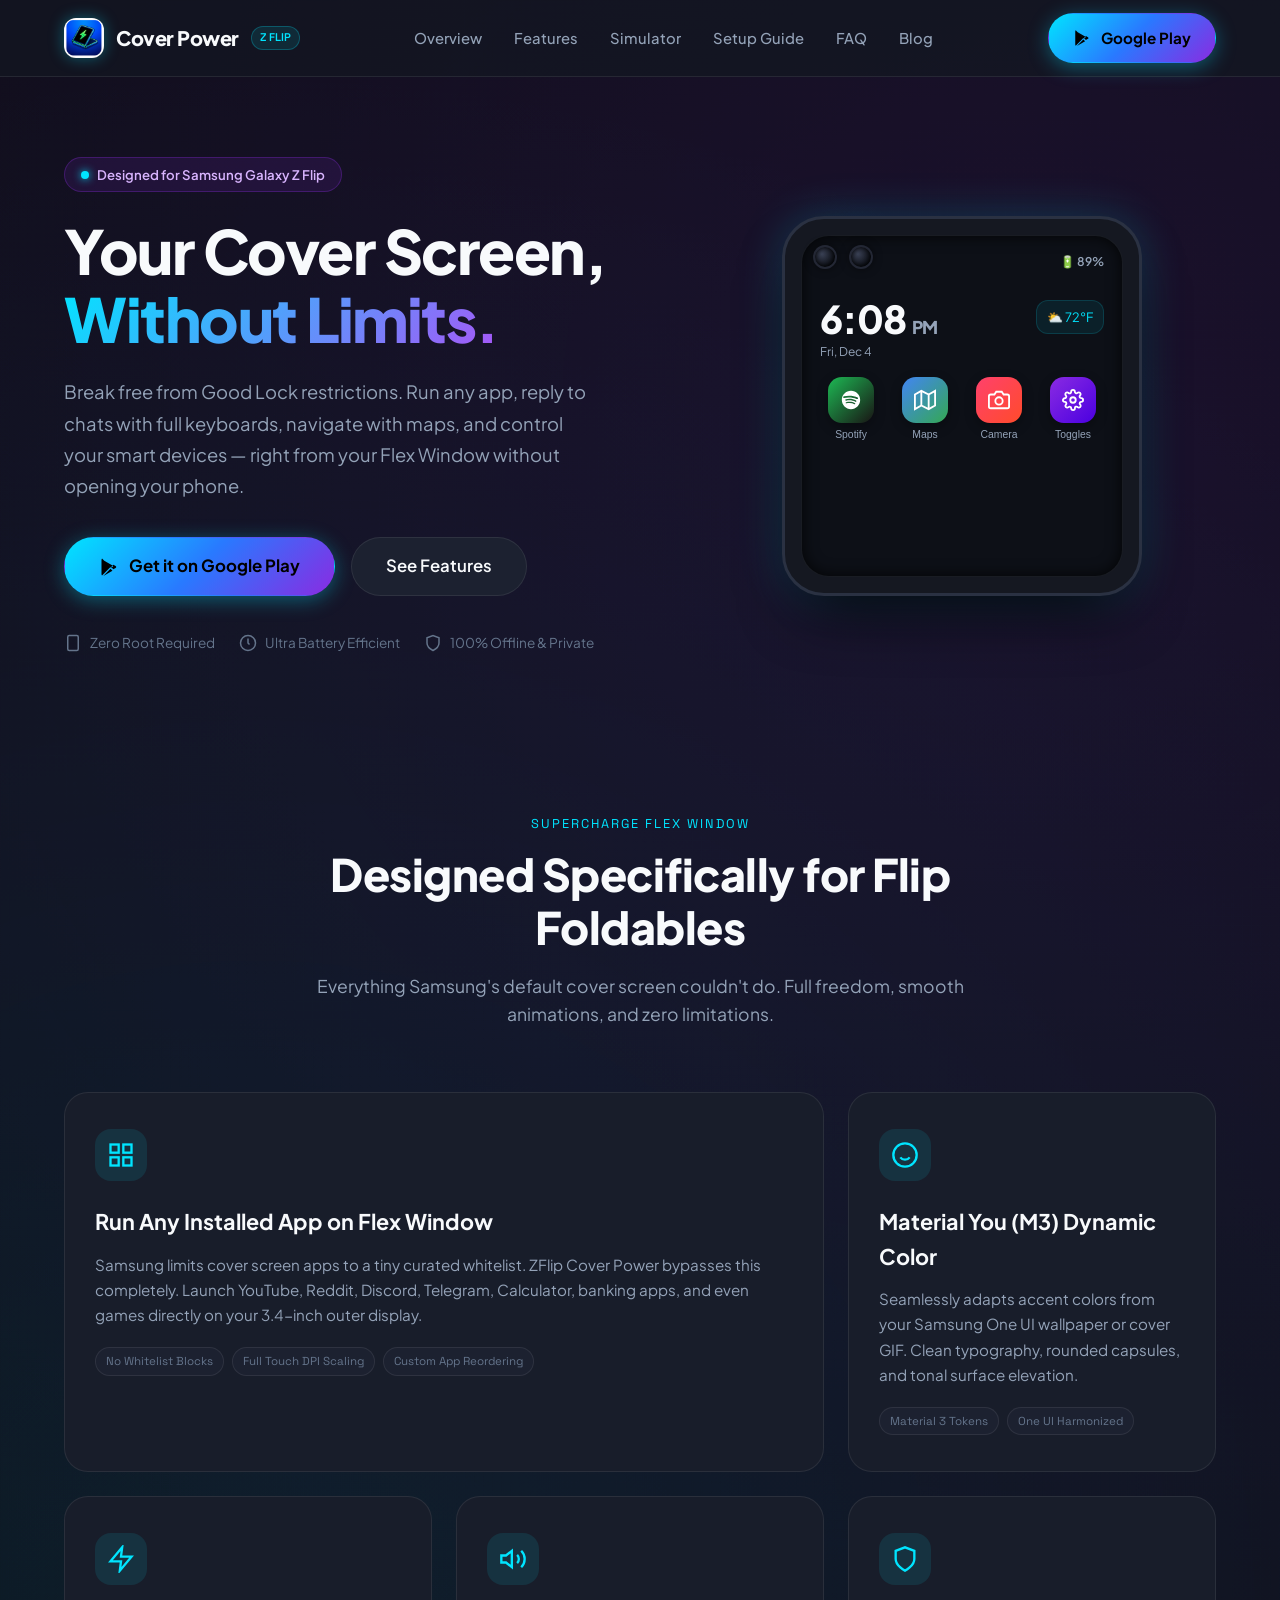
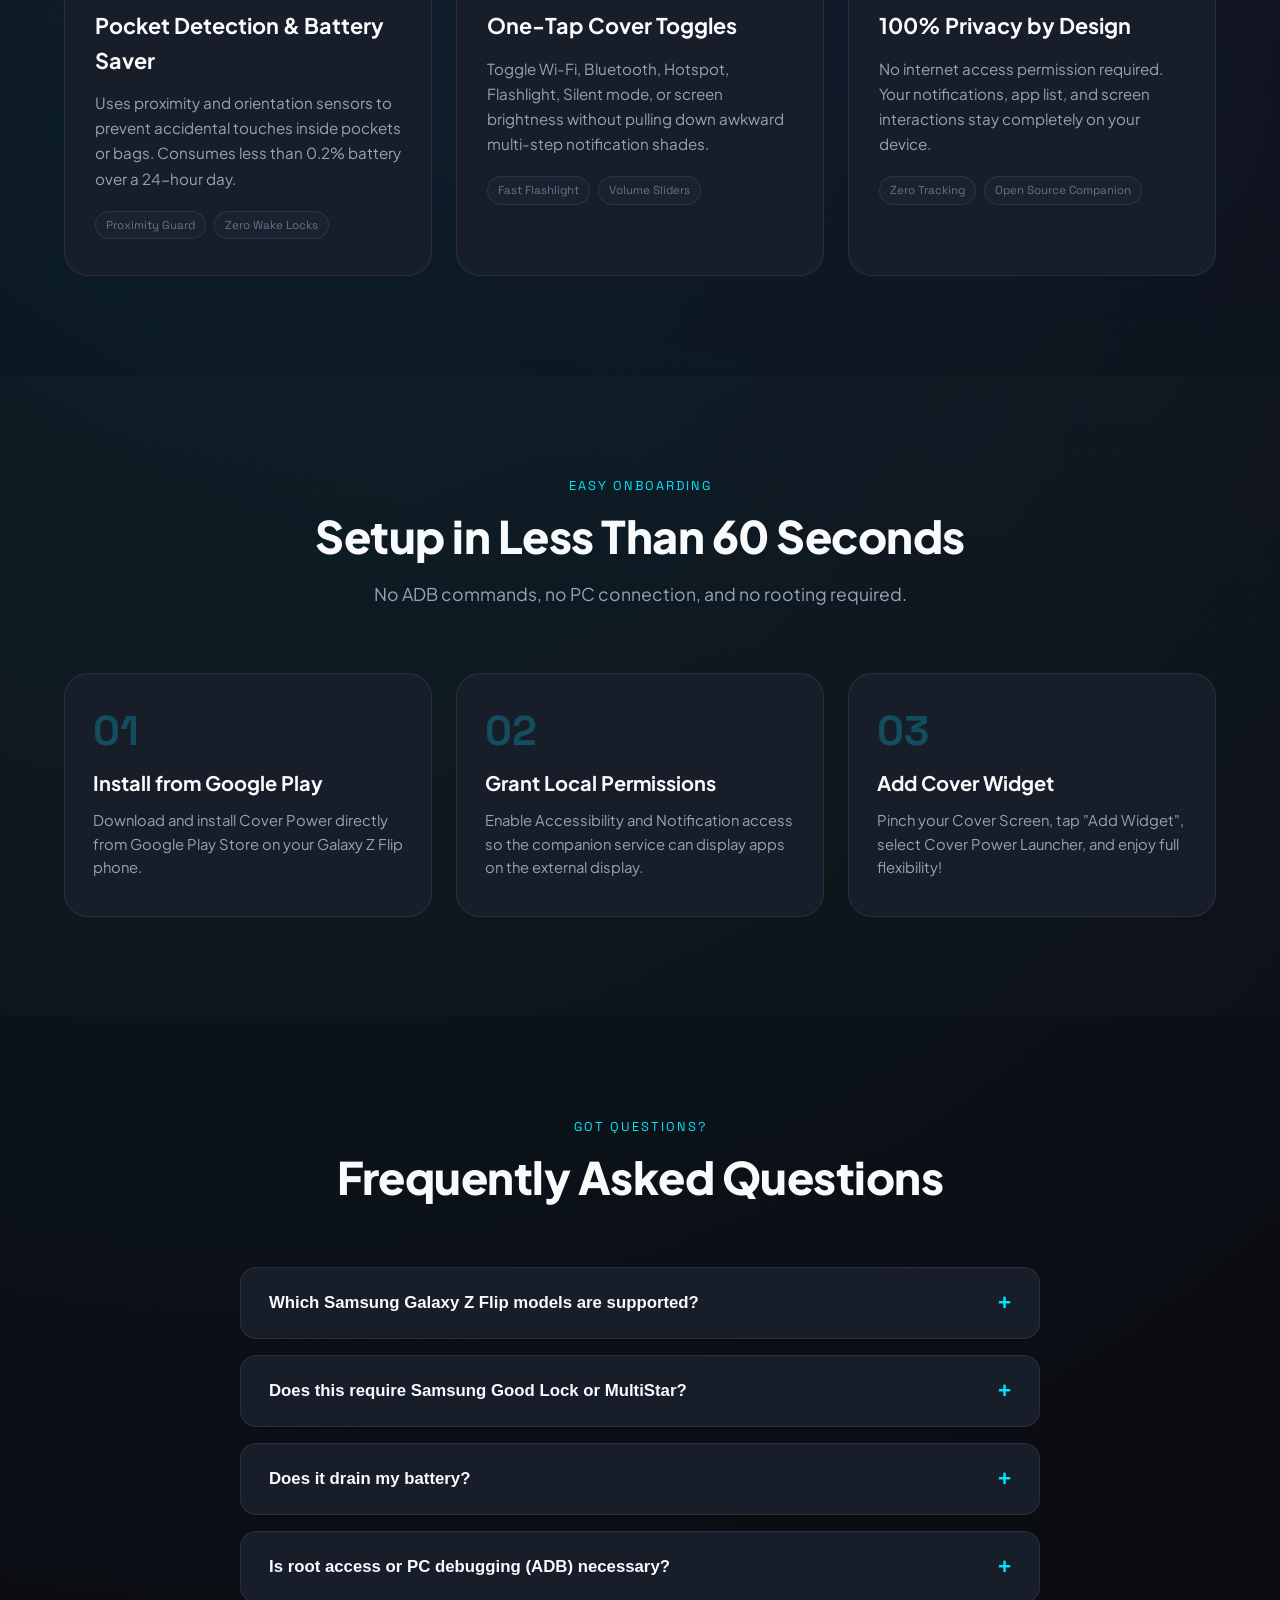
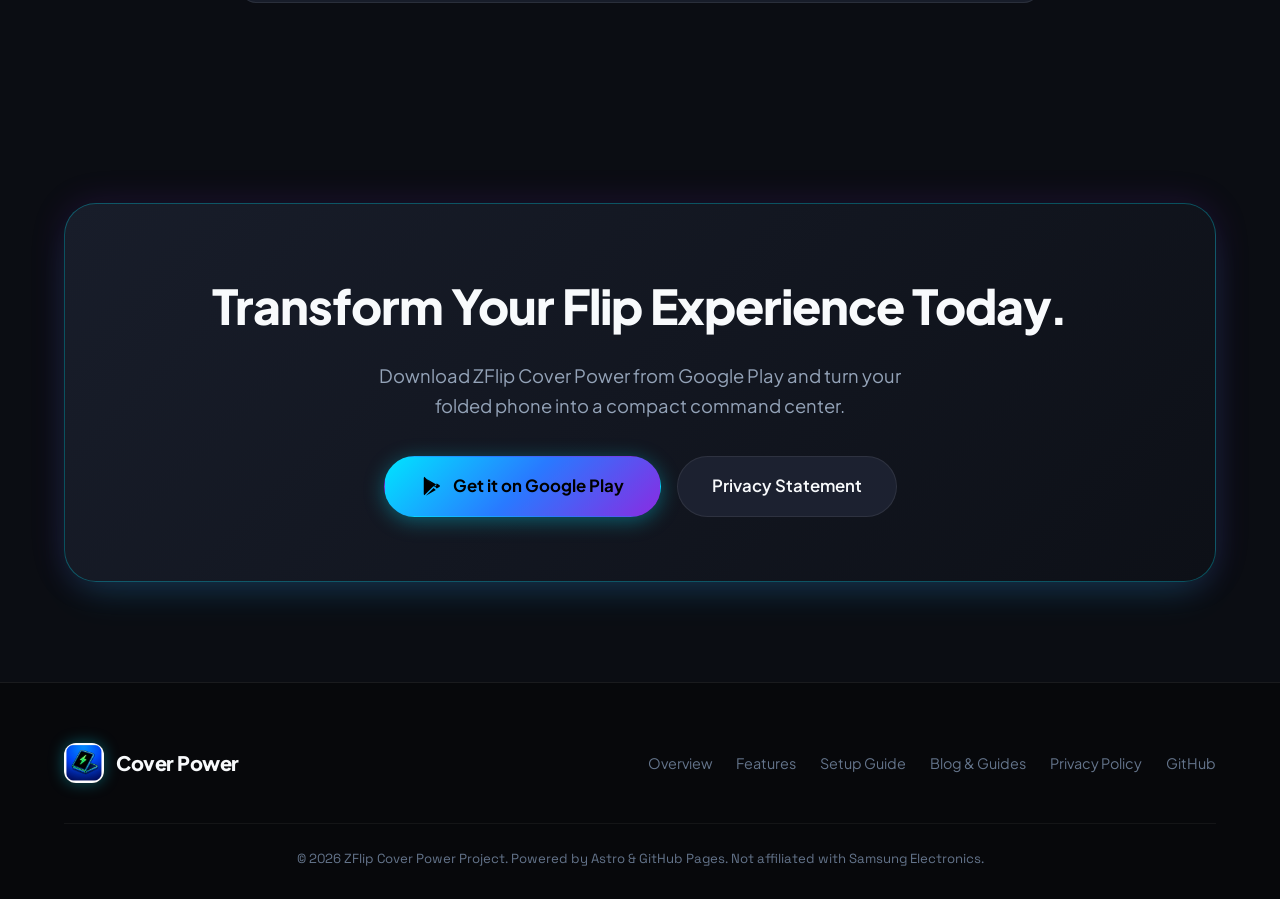
<file: index.html>
<!DOCTYPE html><html lang="en"><head><meta charset="UTF-8"><meta name="viewport" content="width=device-width, initial-scale=1.0"><title>ZFlip Cover Power — Ultimate Cover Screen Launcher for Galaxy Z Flip</title><meta name="description" content="Unleash the full potential of your Samsung Galaxy Z Flip Flex Window. Run any app, interactive widgets, quick toggles, and customized dashboards without opening your phone."><meta name="keywords" content="galaxy z flip cover screen, z flip flex window, good lock alternative, cover screen launcher, samsung foldable apps, material you android"><link rel="canonical" href="https://powercover.lagbros.com/"><!-- OpenGraph --><meta property="og:title" content="ZFlip Cover Power — Ultimate Cover Screen Launcher for Galaxy Z Flip"><meta property="og:description" content="Unleash the full potential of your Samsung Galaxy Z Flip Flex Window. Run any app, interactive widgets, quick toggles, and customized dashboards without opening your phone."><meta property="og:image" content="/assets/hero_zflip.jpg"><meta property="og:type" content="website"><meta property="og:url" content="https://powercover.lagbros.com/"><meta name="theme-color" content="#0b0d13"><!-- Twitter Cards --><meta name="twitter:card" content="summary_large_image"><meta name="twitter:title" content="ZFlip Cover Power — Ultimate Cover Screen Launcher for Galaxy Z Flip"><meta name="twitter:description" content="Unleash the full potential of your Samsung Galaxy Z Flip Flex Window. Run any app, interactive widgets, quick toggles, and customized dashboards without opening your phone."><meta name="twitter:image" content="/assets/hero_zflip.jpg"><!-- Google Fonts Preconnect & Styles --><link rel="preconnect" href="https://fonts.googleapis.com"><link rel="preconnect" href="https://fonts.gstatic.com" crossorigin><link href="https://fonts.googleapis.com/css2?family=Plus+Jakarta+Sans:wght@400;500;600;700;800&family=Space+Grotesk:wght@500;600;700&display=swap" rel="stylesheet"><!-- Favicon --><link rel="icon" type="image/png" href="/assets/logo.png"><link rel="stylesheet" href="/_astro/site.CF0tkhRa.css"></head><body><nav class="navbar" aria-label="Main Navigation"><div class="container nav-inner"><a href="/" class="brand-link" aria-label="Home"><img src="/assets/logo.png" alt="ZFlip Cover Power Logo" class="brand-logo" width="40" height="40"><span class="brand-title">Cover Power</span><span class="brand-badge">Z FLIP</span></a><ul class="nav-links"><li><a href="/#overview">Overview</a></li><li><a href="/#features">Features</a></li><li><a href="/#simulator">Simulator</a></li><li><a href="/#guide">Setup Guide</a></li><li><a href="/#faq">FAQ</a></li><li><a href="/blog">Blog</a></li></ul><div class="nav-actions"><a href="https://play.google.com/store/apps/details?id=com.powerflip.cover" target="_blank" rel="noopener noreferrer" class="btn btn-primary"><svg width="18" height="18" viewBox="0 0 24 24" fill="currentColor" aria-hidden="true"><path d="M3.609 1.814L13.792 12 3.61 22.186A2.38 2.38 0 0 1 3 20.434V3.566c0-.66.236-1.246.609-1.752zm11.24 11.242l2.366-2.366-10.9-6.22 8.534 8.586zm2.366-3.712l2.678 1.53c1.077.616 1.077 1.624 0 2.24l-2.678 1.53-2.646-2.65 2.646-2.65zm-3.419 4.764l-8.534 8.586 10.9-6.22-2.366-2.366z"></path></svg>Google Play</a></div></div></nav><main id="main-content"><header class="hero" id="overview"><div class="container hero-grid"><div class="hero-content"><div class="hero-pill"><span style="display:inline-block; width:8px; height:8px; border-radius:50%; background:#00e5ff; box-shadow:0 0 8px #00e5ff;"></span>Designed for Samsung Galaxy Z Flip</div><h1 class="hero-title">Your Cover Screen,<br><span class="gradient-text">Without Limits.</span></h1><p class="hero-lead">Break free from Good Lock restrictions. Run any app, reply to chats with full keyboards, navigate with maps, and control your smart devices — right from your Flex Window without opening your phone.</p><div class="hero-actions"><a href="https://play.google.com/store/apps/details?id=com.powerflip.cover" target="_blank" rel="noopener noreferrer" class="btn btn-primary btn-large"><svg width="20" height="20" viewBox="0 0 24 24" fill="currentColor" aria-hidden="true"><path d="M3.609 1.814L13.792 12 3.61 22.186A2.38 2.38 0 0 1 3 20.434V3.566c0-.66.236-1.246.609-1.752zm11.24 11.242l2.366-2.366-10.9-6.22 8.534 8.586zm2.366-3.712l2.678 1.53c1.077.616 1.077 1.624 0 2.24l-2.678 1.53-2.646-2.65 2.646-2.65zm-3.419 4.764l-8.534 8.586 10.9-6.22-2.366-2.366z"></path></svg>Get it on Google Play</a><a href="#features" class="btn btn-secondary btn-large">See Features</a></div><div class="hero-specs"><div class="hero-spec-item"><svg width="18" height="18" viewBox="0 0 24 24" fill="none" stroke="currentColor" stroke-width="2" aria-hidden="true"><rect x="5" y="2" width="14" height="20" rx="2" ry="2"></rect><line x1="12" y1="18" x2="12.01" y2="18"></line></svg>Zero Root Required</div><div class="hero-spec-item"><svg width="18" height="18" viewBox="0 0 24 24" fill="none" stroke="currentColor" stroke-width="2" aria-hidden="true"><circle cx="12" cy="12" r="10"></circle><polyline points="12 6 12 12 14 14"></polyline></svg>Ultra Battery Efficient</div><div class="hero-spec-item"><svg width="18" height="18" viewBox="0 0 24 24" fill="none" stroke="currentColor" stroke-width="2" aria-hidden="true"><path d="M12 22s8-4 8-10V5l-8-3-8 3v7c0 6 8 10 8 10z"></path></svg>100% Offline & Private</div></div></div><div class="phone-mockup-wrapper" id="simulator"><div class="zflip-device"><div class="camera-module"><div class="lens"></div><div class="lens"></div></div><div class="cover-screen"><div class="cover-notch-spacer"><span>🔋 89%</span></div><div class="cover-view-container"><div class="cover-header-widget"><div><div class="cover-time" id="coverClock">10:09 <span style="font-size:1.1rem; color:var(--text-secondary);">AM</span></div><div class="cover-date" id="coverDate">Thu, Oct 24</div></div><div class="cover-weather">⛅ 72°F</div></div><div class="cover-apps-grid"><button class="cover-app-icon" data-app="spotify" title="Tap to test Spotify on Cover" type="button"><div class="app-glyph" style="background: linear-gradient(135deg, #1db954 0%, #191414 100%);"><svg width="22" height="22" viewBox="0 0 24 24" fill="currentColor"><path d="M12 2C6.477 2 2 6.477 2 12s4.477 10 10 10 10-4.477 10-10S17.523 2 12 2zm4.586 14.424c-.18.295-.563.387-.857.207-2.35-1.435-5.308-1.76-8.792-.963-.335.077-.67-.133-.746-.468-.077-.334.132-.67.467-.746 3.808-.87 7.076-.5 9.721 1.113.294.18.386.563.207.857zm1.225-2.723c-.226.367-.706.482-1.072.257-2.687-1.652-6.785-2.131-9.965-1.166-.413.127-.849-.107-.975-.52-.127-.414.108-.85.52-.976 3.632-1.102 8.147-.568 11.235 1.332.366.226.481.707.257 1.073zm.105-2.835C14.692 8.95 8.085 8.732 4.673 9.768c-.494.15-1.018-.129-1.168-.623-.15-.494.129-1.019.624-1.169 3.982-1.209 11.296-.957 15.116 1.31.444.264.59.838.327 1.282-.264.443-.838.59-1.282.327z"></path></svg></div><span class="app-label">Spotify</span></button><button class="cover-app-icon" data-app="maps" title="Tap to test Maps on Cover" type="button"><div class="app-glyph" style="background: linear-gradient(135deg, #4285f4 0%, #34a853 100%);"><svg width="22" height="22" viewBox="0 0 24 24" fill="none" stroke="currentColor" stroke-width="2"><polygon points="1 6 1 22 8 18 16 22 23 18 23 2 16 6 8 2 1 6"></polygon><line x1="8" y1="2" x2="8" y2="18"></line><line x1="16" y1="6" x2="16" y2="22"></line></svg></div><span class="app-label">Maps</span></button><button class="cover-app-icon" data-app="camera" title="Tap to test Camera on Cover" type="button"><div class="app-glyph" style="background: linear-gradient(135deg, #ff416c 0%, #ff4b2b 100%);"><svg width="22" height="22" viewBox="0 0 24 24" fill="none" stroke="currentColor" stroke-width="2"><path d="M23 19a2 2 0 0 1-2 2H3a2 2 0 0 1-2-2V8a2 2 0 0 1 2-2h4l2-3h6l2 3h4a2 2 0 0 1 2 2z"></path><circle cx="12" cy="13" r="4"></circle></svg></div><span class="app-label">Camera</span></button><button class="cover-app-icon" data-app="settings" title="Tap to test Quick Toggles" type="button"><div class="app-glyph" style="background: linear-gradient(135deg, #8a2be2 0%, #4a00e0 100%);"><svg width="22" height="22" viewBox="0 0 24 24" fill="none" stroke="currentColor" stroke-width="2"><circle cx="12" cy="12" r="3"></circle><path d="M19.4 15a1.65 1.65 0 0 0 .33 1.82l.06.06a2 2 0 0 1 0 2.83 2 2 0 0 1-2.83 0l-.06-.06a1.65 1.65 0 0 0-1.82-.33 1.65 1.65 0 0 0-1 1.51V21a2 2 0 0 1-2 2 2 2 0 0 1-2-2v-.09A1.65 1.65 0 0 0 9 19.4a1.65 1.65 0 0 0-1.82.33l-.06.06a2 2 0 0 1-2.83 0 2 2 0 0 1 0-2.83l.06-.06a1.65 1.65 0 0 0 .33-1.82 1.65 1.65 0 0 0-1.51-1H3a2 2 0 0 1-2-2 2 2 0 0 1 2-2h.09A1.65 1.65 0 0 0 4.6 9a1.65 1.65 0 0 0-.33-1.82l-.06-.06a2 2 0 0 1 0-2.83 2 2 0 0 1 2.83 0l.06.06a1.65 1.65 0 0 0 1.82.33H9a1.65 1.65 0 0 0 1-1.51V3a2 2 0 0 1 2-2 2 2 0 0 1 2 2v.09a1.65 1.65 0 0 0 1 1.51 1.65 1.65 0 0 0 1.82-.33l.06-.06a2 2 0 0 1 2.83 0 2 2 0 0 1 0 2.83l-.06.06a1.65 1.65 0 0 0-.33 1.82V9a1.65 1.65 0 0 0 1.51 1H21a2 2 0 0 1 2 2 2 2 0 0 1-2 2h-.09a1.65 1.65 0 0 0-1.51 1z"></path></svg></div><span class="app-label">Toggles</span></button></div><!-- Interactive Simulated Subviews inside Cover Screen --><div class="simulated-app-view" id="sim-spotify"><div class="sim-app-header"><span style="font-size:0.75rem; font-weight:700; color:#1db954;">Spotify Now Playing</span><button class="sim-back-btn" type="button">✕ Back</button></div><div style="display:flex; align-items:center; gap:12px; margin-bottom:12px;"><div style="width:44px; height:44px; background:#282828; border-radius:8px; display:flex; align-items:center; justify-content:center; font-size:1.2rem;">🎵</div><div><div style="font-size:0.8rem; font-weight:700;">Starboy</div><div style="font-size:0.7rem; color:var(--text-secondary);">The Weeknd, Daft Punk</div></div></div><div style="display:flex; justify-content:center; align-items:center; gap:16px;"><button style="background:none; border:none; color:#fff; cursor:pointer;" type="button" aria-label="Previous Track">⏮</button><button id="simPlayBtn" style="width:34px; height:34px; border-radius:50%; background:#1db954; border:none; color:#000; font-weight:bold; cursor:pointer;" type="button" aria-label="Play or Pause">⏸</button><button style="background:none; border:none; color:#fff; cursor:pointer;" type="button" aria-label="Next Track">⏭</button></div></div><div class="simulated-app-view" id="sim-maps"><div class="sim-app-header"><span style="font-size:0.75rem; font-weight:700; color:#4285f4;">Google Maps Navigation</span><button class="sim-back-btn" type="button">✕ Back</button></div><div style="background:#1e293b; border-radius:10px; padding:10px; font-size:0.75rem; margin-bottom:8px;"><div style="color:var(--accent-cyan); font-weight:bold;">In 200m Turn Right</div><div style="color:var(--text-secondary); font-size:0.7rem;">Market Street • 12 mins left</div></div><div style="font-size:0.68rem; color:var(--text-muted); text-align:center;">Turn-by-turn preview directly on Flex Window</div></div><div class="simulated-app-view" id="sim-camera"><div class="sim-app-header"><span style="font-size:0.75rem; font-weight:700; color:#ff4b2b;">Cover Selfie Cam</span><button class="sim-back-btn" type="button">✕ Back</button></div><div style="flex:1; background:#000; border-radius:8px; display:flex; align-items:center; justify-content:center; position:relative; overflow:hidden;"><span style="font-size:0.75rem; color:#64748b;">Live Rear Camera Stream</span><div style="position:absolute; bottom:8px; width:28px; height:28px; border-radius:50%; border:2px solid #fff; background:#ff4b2b;"></div></div></div><div class="simulated-app-view" id="sim-settings"><div class="sim-app-header"><span style="font-size:0.75rem; font-weight:700; color:#a855f7;">Quick Controls</span><button class="sim-back-btn" type="button">✕ Back</button></div><div style="display:grid; grid-template-columns:1fr 1fr; gap:8px;"><button class="sim-toggle active" style="padding:8px; border-radius:8px; background:var(--bg-surface-elevated); border:1px solid rgba(255,255,255,0.1); color:#fff; font-size:0.75rem; cursor:pointer;" type="button">📶 Wi-Fi: ON</button><button class="sim-toggle active" style="padding:8px; border-radius:8px; background:var(--bg-surface-elevated); border:1px solid rgba(255,255,255,0.1); color:#fff; font-size:0.75rem; cursor:pointer;" type="button">⚡ Torch: ON</button><button class="sim-toggle active" style="padding:8px; border-radius:8px; background:var(--bg-surface-elevated); border:1px solid rgba(255,255,255,0.1); color:#fff; font-size:0.75rem; cursor:pointer;" type="button">🔵 BT: Connected</button><button class="sim-toggle" style="padding:8px; border-radius:8px; background:var(--bg-surface-elevated); border:1px solid rgba(255,255,255,0.1); color:#94a3b8; font-size:0.75rem; cursor:pointer;" type="button">🔕 Mute: OFF</button></div></div></div></div></div></div><script type="module">function e(){function e(){let e=document.getElementById(`coverClock`),t=document.getElementById(`coverDate`);if(!e)return;let n=new Date,r=n.getHours(),i=String(n.getMinutes()).padStart(2,`0`),a=r>=12?`PM`:`AM`;r=r%12||12,e.innerHTML=`${r}:${i} <span style="font-size:1.1rem; color:var(--text-secondary);">${a}</span>`,t&&(t.textContent=n.toLocaleDateString(`en-US`,{weekday:`short`,month:`short`,day:`numeric`}))}setInterval(e,1e3),e();let t=document.querySelectorAll(`.cover-app-icon`),n=document.querySelectorAll(`.simulated-app-view`),r=document.querySelectorAll(`.sim-back-btn`);t.forEach(e=>{e.addEventListener(`click`,()=>{let t=e.dataset.app;if(!t)return;n.forEach(e=>e.classList.remove(`active`));let r=document.getElementById(`sim-${t}`);r&&r.classList.add(`active`)})}),r.forEach(e=>{e.addEventListener(`click`,()=>{n.forEach(e=>e.classList.remove(`active`))})});let i=document.getElementById(`simPlayBtn`),a=!0;i&&i.addEventListener(`click`,()=>{a=!a,i.textContent=a?`⏸`:`▶`}),document.querySelectorAll(`.sim-toggle`).forEach(e=>{e.addEventListener(`click`,()=>{e.classList.toggle(`active`)})})}document.readyState===`loading`?document.addEventListener(`DOMContentLoaded`,e):e();</script></div></header><section class="section" id="features"><div class="container"><div class="section-header"><div class="section-tag">Supercharge Flex Window</div><h2 class="section-title">Designed Specifically for Flip Foldables</h2><p class="section-desc">Everything Samsung's default cover screen couldn't do. Full freedom, smooth animations, and zero limitations.</p></div><div class="bento-grid"><div class="bento-card span-2"><div class="bento-icon"><svg width="28" height="28" viewBox="0 0 24 24" fill="none" stroke="currentColor" stroke-width="2" aria-hidden="true"><rect x="3" y="3" width="7" height="7"></rect><rect x="14" y="3" width="7" height="7"></rect><rect x="14" y="14" width="7" height="7"></rect><rect x="3" y="14" width="7" height="7"></rect></svg></div><h3>Run Any Installed App on Flex Window</h3><p>Samsung limits cover screen apps to a tiny curated whitelist. ZFlip Cover Power bypasses this completely. Launch YouTube, Reddit, Discord, Telegram, Calculator, banking apps, and even games directly on your 3.4-inch outer display.</p><div class="tech-tags"><span class="tech-tag">No Whitelist Blocks</span><span class="tech-tag">Full Touch DPI Scaling</span><span class="tech-tag">Custom App Reordering</span></div></div><div class="bento-card "><div class="bento-icon"><svg width="28" height="28" viewBox="0 0 24 24" fill="none" stroke="currentColor" stroke-width="2" aria-hidden="true"><circle cx="12" cy="12" r="10"></circle><path d="M8 14s1.5 2 4 2 4-2 4-2"></path><line x1="9" y1="9" x2="9.01" y2="9"></line><line x1="15" y1="9" x2="15.01" y2="9"></line></svg></div><h3>Material You (M3) Dynamic Color</h3><p>Seamlessly adapts accent colors from your Samsung One UI wallpaper or cover GIF. Clean typography, rounded capsules, and tonal surface elevation.</p><div class="tech-tags"><span class="tech-tag">Material 3 Tokens</span><span class="tech-tag">One UI Harmonized</span></div></div><div class="bento-card "><div class="bento-icon"><svg width="28" height="28" viewBox="0 0 24 24" fill="none" stroke="currentColor" stroke-width="2" aria-hidden="true"><path d="M13 2L3 14h9l-1 8 10-12h-9l1-8z"></path></svg></div><h3>Pocket Detection &amp; Battery Saver</h3><p>Uses proximity and orientation sensors to prevent accidental touches inside pockets or bags. Consumes less than 0.2% battery over a 24-hour day.</p><div class="tech-tags"><span class="tech-tag">Proximity Guard</span><span class="tech-tag">Zero Wake Locks</span></div></div><div class="bento-card "><div class="bento-icon"><svg width="28" height="28" viewBox="0 0 24 24" fill="none" stroke="currentColor" stroke-width="2" aria-hidden="true"><polygon points="11 5 6 9 2 9 2 15 6 15 11 19 11 5"></polygon><path d="M19.07 4.93a10 10 0 0 1 0 14.14M15.54 8.46a5 5 0 0 1 0 7.07"></path></svg></div><h3>One-Tap Cover Toggles</h3><p>Toggle Wi-Fi, Bluetooth, Hotspot, Flashlight, Silent mode, or screen brightness without pulling down awkward multi-step notification shades.</p><div class="tech-tags"><span class="tech-tag">Fast Flashlight</span><span class="tech-tag">Volume Sliders</span></div></div><div class="bento-card "><div class="bento-icon"><svg width="28" height="28" viewBox="0 0 24 24" fill="none" stroke="currentColor" stroke-width="2" aria-hidden="true"><path d="M12 22s8-4 8-10V5l-8-3-8 3v7c0 6 8 10 8 10z"></path></svg></div><h3>100% Privacy by Design</h3><p>No internet access permission required. Your notifications, app list, and screen interactions stay completely on your device.</p><div class="tech-tags"><span class="tech-tag">Zero Tracking</span><span class="tech-tag">Open Source Companion</span></div></div></div></div></section><section class="section" id="guide" style="background: rgba(255,255,255,0.01);"><div class="container"><div class="section-header"><div class="section-tag">Easy Onboarding</div><h2 class="section-title">Setup in Less Than 60 Seconds</h2><p class="section-desc">No ADB commands, no PC connection, and no rooting required.</p></div><div class="steps-grid"><div class="step-card"><div class="step-number">01</div><h4>Install from Google Play</h4><p>Download and install Cover Power directly from Google Play Store on your Galaxy Z Flip phone.</p></div><div class="step-card"><div class="step-number">02</div><h4>Grant Local Permissions</h4><p>Enable Accessibility and Notification access so the companion service can display apps on the external display.</p></div><div class="step-card"><div class="step-number">03</div><h4>Add Cover Widget</h4><p>Pinch your Cover Screen, tap &quot;Add Widget&quot;, select Cover Power Launcher, and enjoy full flexibility!</p></div></div></div></section><section class="section" id="faq"><div class="container"><div class="section-header"><div class="section-tag">Got Questions?</div><h2 class="section-title">Frequently Asked Questions</h2></div><div class="faq-grid"><div class="faq-item"><button class="faq-question" type="button" aria-expanded="false" aria-controls="faq-ans-0">Which Samsung Galaxy Z Flip models are supported?<span class="faq-icon" aria-hidden="true">+</span></button><div class="faq-answer" id="faq-ans-0">ZFlip Cover Power is custom-tailored for the large Flex Window found on <strong>Galaxy Z Flip</strong> devices. It is also tested forward-compatible with upcoming One UI foldable releases.</div></div><div class="faq-item"><button class="faq-question" type="button" aria-expanded="false" aria-controls="faq-ans-1">Does this require Samsung Good Lock or MultiStar?<span class="faq-icon" aria-hidden="true">+</span></button><div class="faq-answer" id="faq-ans-1">No! It runs completely standalone as a native cover widget and companion app. You do not need Good Lock, MultiStar, or region-locked Samsung add-ons.</div></div><div class="faq-item"><button class="faq-question" type="button" aria-expanded="false" aria-controls="faq-ans-2">Does it drain my battery?<span class="faq-icon" aria-hidden="true">+</span></button><div class="faq-answer" id="faq-ans-2">Not at all. The app only becomes active when the cover screen is turned on by touch or button press. When the screen turns off or the phone is folded shut in your pocket, the background process enters deep sleep.</div></div><div class="faq-item"><button class="faq-question" type="button" aria-expanded="false" aria-controls="faq-ans-3">Is root access or PC debugging (ADB) necessary?<span class="faq-icon" aria-hidden="true">+</span></button><div class="faq-answer" id="faq-ans-3">Zero root or ADB is required. Standard Android Accessibility and Overlay permissions are all that's required to launch activities on display ID 1 (external cover display).</div></div></div></div></section><script type="module">function e(){let e=document.querySelectorAll(`.faq-item`);e.forEach(t=>{let n=t.querySelector(`.faq-question`);n&&n.addEventListener(`click`,()=>{let r=t.classList.contains(`active`);e.forEach(e=>{e.classList.remove(`active`);let t=e.querySelector(`.faq-question`);t&&t.setAttribute(`aria-expanded`,`false`)}),r||(t.classList.add(`active`),n.setAttribute(`aria-expanded`,`true`))})})}document.readyState===`loading`?document.addEventListener(`DOMContentLoaded`,e):e();</script><section class="section" id="download"><div class="container"><div class="cta-box"><h2>Transform Your Flip Experience Today.</h2><p>Download ZFlip Cover Power from Google Play and turn your folded phone into a compact command center.</p><div style="display:flex; justify-content:center; gap:16px; flex-wrap:wrap;"><a href="https://play.google.com/store/apps/details?id=com.powerflip.cover" target="_blank" rel="noopener noreferrer" class="btn btn-primary btn-large" style="padding: 16px 36px;"><svg width="22" height="22" viewBox="0 0 24 24" fill="currentColor" aria-hidden="true"><path d="M3.609 1.814L13.792 12 3.61 22.186A2.38 2.38 0 0 1 3 20.434V3.566c0-.66.236-1.246.609-1.752zm11.24 11.242l2.366-2.366-10.9-6.22 8.534 8.586zm2.366-3.712l2.678 1.53c1.077.616 1.077 1.624 0 2.24l-2.678 1.53-2.646-2.65 2.646-2.65zm-3.419 4.764l-8.534 8.586 10.9-6.22-2.366-2.366z"></path></svg>Get it on Google Play</a><a href="/privacy" class="btn btn-secondary btn-large">Privacy Statement</a></div></div></div></section></main><footer class="footer"><div class="container"><div class="footer-inner"><div class="brand-link"><img src="/assets/logo.png" alt="Cover Power Logo" class="brand-logo" width="40" height="40"><span class="brand-title">Cover Power</span></div><ul class="footer-links"><li><a href="#overview">Overview</a></li><li><a href="#features">Features</a></li><li><a href="#guide">Setup Guide</a></li><li><a href="/blog">Blog &amp; Guides</a></li><li><a href="/privacy">Privacy Policy</a></li><li><a href="#">GitHub</a></li></ul></div><div class="footer-bottom">&copy; 2026 ZFlip Cover Power Project. Powered by Astro & GitHub Pages. Not affiliated with Samsung Electronics.</div></div></footer><div class="modal" id="privacyModal" role="dialog" aria-modal="true" aria-labelledby="privacyModalTitle"><div class="modal-content"><button class="modal-close" id="modalClose" type="button" aria-label="Close modal">&times;</button><h3 id="privacyModalTitle" style="font-size: 1.8rem; font-weight: 800; margin-bottom: 16px;">Privacy Policy & Transparency</h3><p style="color: var(--text-secondary); margin-bottom: 14px; font-size: 0.95rem;">Last updated: September 2026</p><p style="color: var(--text-secondary); margin-bottom: 14px; font-size: 0.95rem; line-height: 1.6;"><strong>1. Absolute Local Privacy:</strong> ZFlip Cover Power does not transmit any user data over the network. The app functions 100% offline.</p><p style="color: var(--text-secondary); margin-bottom: 14px; font-size: 0.95rem; line-height: 1.6;"><strong>2. Permissions Usage:</strong><br>• <code>ACCESSIBILITY_SERVICE</code>: Used strictly to detect cover screen fold events and launch selected apps into the secondary display target.<br>• <code>QUERY_ALL_PACKAGES</code>: Used solely to display the list of your installed apps inside the cover launcher widget so you can pick which apps to pin.</p><p style="color: var(--text-secondary); margin-bottom: 14px; font-size: 0.95rem; line-height: 1.6;"><strong>3. No Data Storage:</strong> No personal logs, keystrokes, or screen contents are ever stored or recorded.</p></div></div><script type="module">function e(){let e=document.getElementById(`privacyModal`),t=document.querySelectorAll(`[data-modal="privacy"]`),n=document.getElementById(`modalClose`);t.forEach(t=>{t.addEventListener(`click`,t=>{t.preventDefault(),e&&e.classList.add(`open`)})}),n&&e&&(n.addEventListener(`click`,()=>e.classList.remove(`open`)),e.addEventListener(`click`,t=>{t.target===e&&e.classList.remove(`open`)})),document.addEventListener(`keydown`,t=>{t.key===`Escape`&&e&&e.classList.contains(`open`)&&e.classList.remove(`open`)})}document.readyState===`loading`?document.addEventListener(`DOMContentLoaded`,e):e();</script></body></html>
</file>
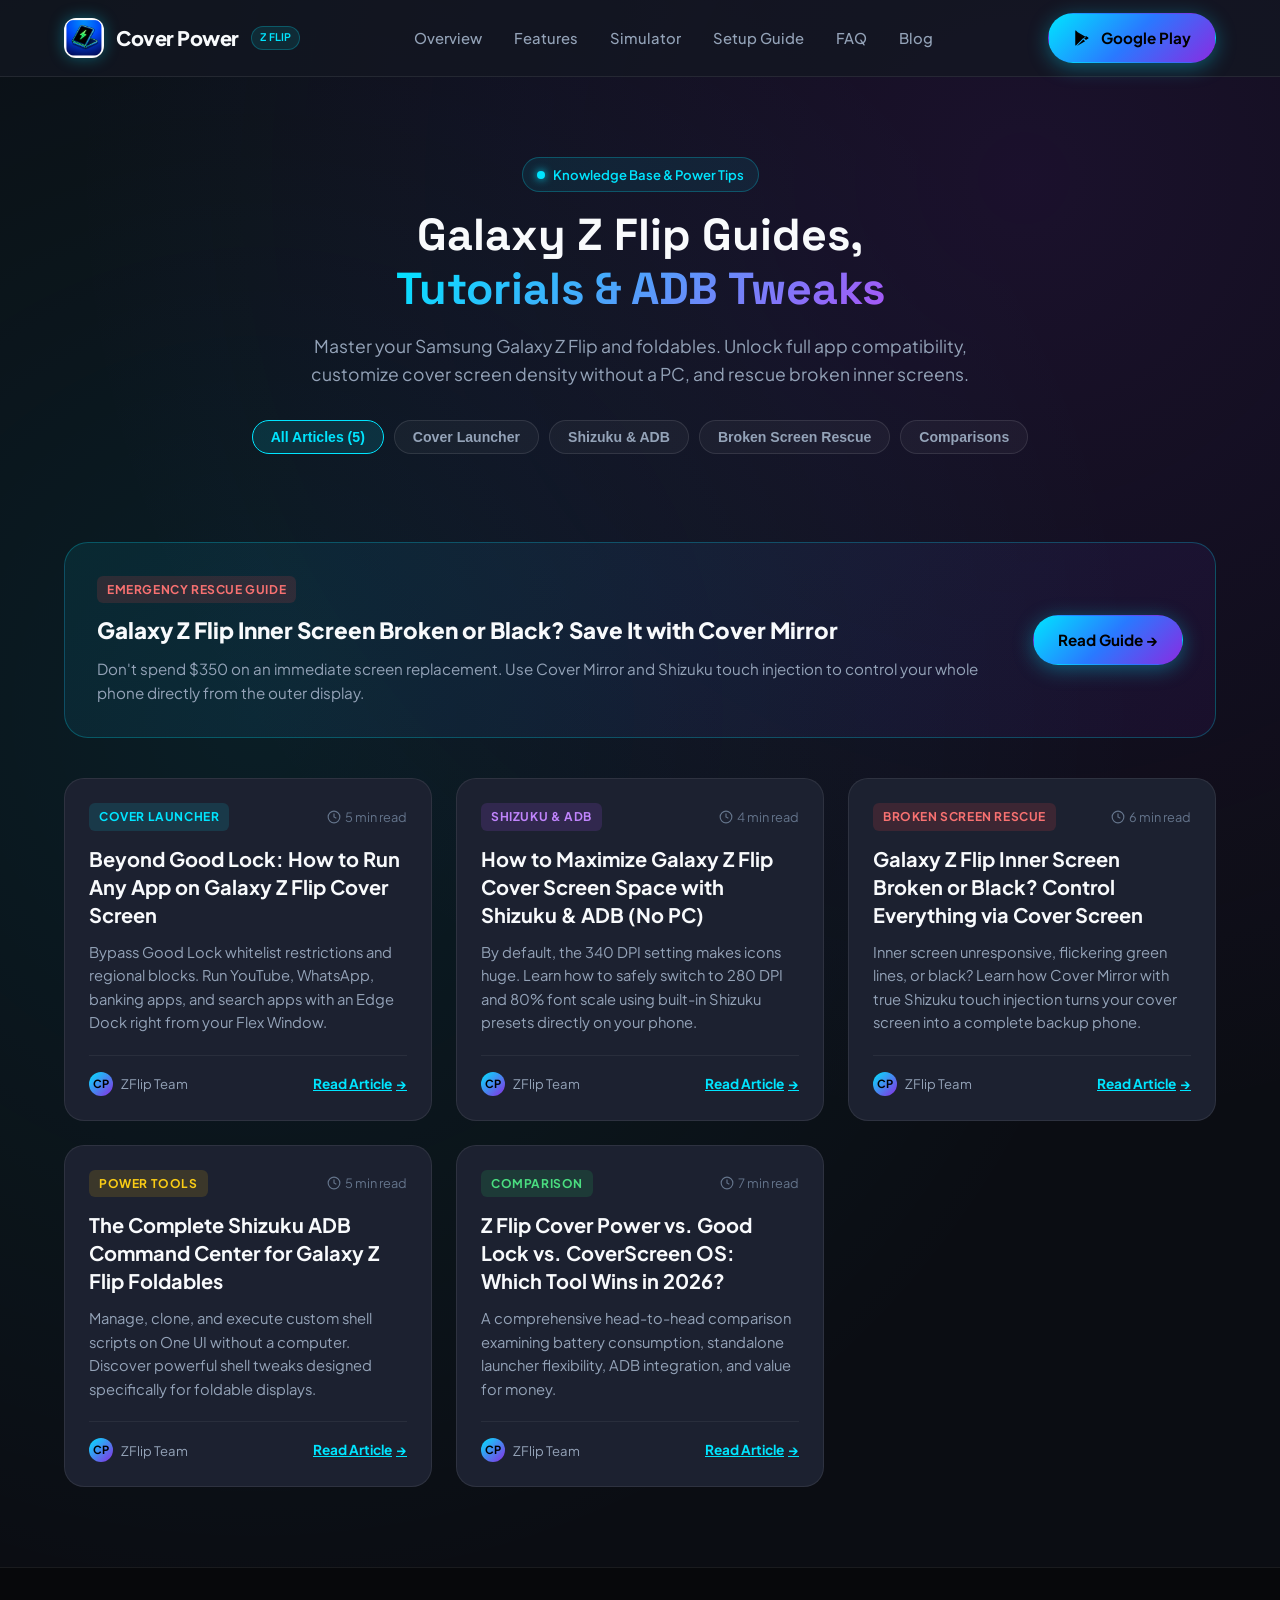
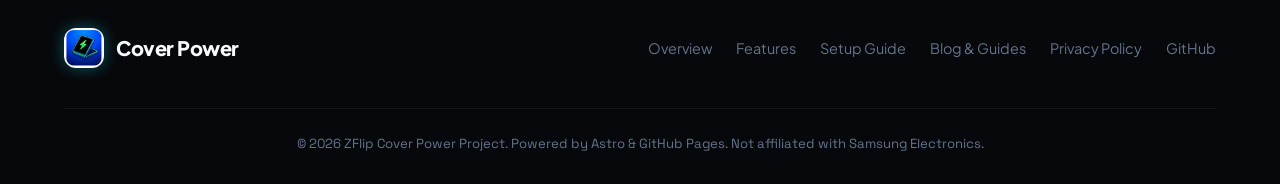
<file: blog/index.html>
<!DOCTYPE html><html lang="en"><head><meta charset="UTF-8"><meta name="viewport" content="width=device-width, initial-scale=1.0"><title>Blog &amp; Guides — ZFlip Cover Power</title><meta name="description" content="In-depth tutorials, ADB tweaks, Shizuku guides, and cover screen launcher optimizations for Samsung Galaxy Z Flip foldables."><meta name="keywords" content="galaxy z flip cover screen, z flip flex window, good lock alternative, cover screen launcher, samsung foldable apps, material you android"><link rel="canonical" href="https://powercover.lagbros.com/blog/"><!-- OpenGraph --><meta property="og:title" content="Blog &amp; Guides — ZFlip Cover Power"><meta property="og:description" content="In-depth tutorials, ADB tweaks, Shizuku guides, and cover screen launcher optimizations for Samsung Galaxy Z Flip foldables."><meta property="og:image" content="/assets/hero_zflip.jpg"><meta property="og:type" content="website"><meta property="og:url" content="https://powercover.lagbros.com/blog/"><meta name="theme-color" content="#0b0d13"><!-- Twitter Cards --><meta name="twitter:card" content="summary_large_image"><meta name="twitter:title" content="Blog &amp; Guides — ZFlip Cover Power"><meta name="twitter:description" content="In-depth tutorials, ADB tweaks, Shizuku guides, and cover screen launcher optimizations for Samsung Galaxy Z Flip foldables."><meta name="twitter:image" content="/assets/hero_zflip.jpg"><!-- Google Fonts Preconnect & Styles --><link rel="preconnect" href="https://fonts.googleapis.com"><link rel="preconnect" href="https://fonts.gstatic.com" crossorigin><link href="https://fonts.googleapis.com/css2?family=Plus+Jakarta+Sans:wght@400;500;600;700;800&family=Space+Grotesk:wght@500;600;700&display=swap" rel="stylesheet"><!-- Favicon --><link rel="icon" type="image/png" href="/assets/logo.png"><link rel="stylesheet" href="/_astro/site.CF0tkhRa.css"><style>.blog-hero[data-astro-cid-x255k2k2]{text-align:center;padding:80px 0 40px;position:relative}.blog-hero[data-astro-cid-x255k2k2] h1[data-astro-cid-x255k2k2]{margin-bottom:16px;font-family:Space Grotesk,sans-serif;font-size:2.8rem;font-weight:800;line-height:1.2}.blog-hero[data-astro-cid-x255k2k2] p[data-astro-cid-x255k2k2]{max-width:680px;color:var(--text-secondary);margin:0 auto 32px;font-size:1.1rem;line-height:1.6}.blog-filter-bar[data-astro-cid-x255k2k2]{flex-wrap:wrap;justify-content:center;gap:10px;margin-bottom:48px;display:flex}.filter-btn[data-astro-cid-x255k2k2]{color:var(--text-secondary);cursor:pointer;background:#ffffff0a;border:1px solid #ffffff1a;border-radius:9999px;padding:8px 18px;font-size:.88rem;font-weight:600;transition:all .2s}.filter-btn[data-astro-cid-x255k2k2]:hover{color:var(--text-primary);background:#ffffff14}.filter-btn[data-astro-cid-x255k2k2].active{border-color:var(--accent-cyan);color:var(--accent-cyan);background:#00e5ff1f}.articles-grid[data-astro-cid-x255k2k2]{grid-template-columns:repeat(auto-fill,minmax(340px,1fr));gap:24px;margin-bottom:80px;display:grid}.article-card[data-astro-cid-x255k2k2]{background:var(--bg-surface-elevated,#131620);color:inherit;border:1px solid #ffffff14;border-radius:20px;flex-direction:column;text-decoration:none;transition:transform .25s,border-color .25s,box-shadow .25s;display:flex;overflow:hidden}.article-card[data-astro-cid-x255k2k2]:hover{border-color:#00e5ff59;transform:translateY(-4px);box-shadow:0 12px 30px #0006}.article-card-body[data-astro-cid-x255k2k2]{flex-direction:column;flex:1;padding:24px;display:flex}.article-tag-row[data-astro-cid-x255k2k2]{justify-content:space-between;align-items:center;margin-bottom:14px;display:flex}.article-badge[data-astro-cid-x255k2k2]{text-transform:uppercase;letter-spacing:.05em;border-radius:6px;padding:4px 10px;font-size:.75rem;font-weight:700}.badge-launcher[data-astro-cid-x255k2k2]{color:#00e5ff;background:#00e5ff1f}.badge-shizuku[data-astro-cid-x255k2k2]{color:#c084fc;background:#a855f726}.badge-rescue[data-astro-cid-x255k2k2]{color:#f87171;background:#ef444426}.badge-toolkit[data-astro-cid-x255k2k2]{color:#facc15;background:#eab30826}.badge-compare[data-astro-cid-x255k2k2]{color:#4ade80;background:#22c55e26}.article-read-time[data-astro-cid-x255k2k2]{color:var(--text-muted,#64748b);align-items:center;gap:4px;font-size:.8rem;display:flex}.article-title[data-astro-cid-x255k2k2]{color:var(--text-primary);margin-bottom:12px;font-size:1.25rem;font-weight:700;line-height:1.4}.article-excerpt[data-astro-cid-x255k2k2]{color:var(--text-secondary);flex:1;margin-bottom:20px;font-size:.92rem;line-height:1.6}.article-footer[data-astro-cid-x255k2k2]{border-top:1px solid #ffffff0f;justify-content:space-between;align-items:center;margin-top:auto;padding-top:16px;display:flex}.author-pill[data-astro-cid-x255k2k2]{color:var(--text-secondary);align-items:center;gap:8px;font-size:.82rem;display:flex}.author-avatar[data-astro-cid-x255k2k2]{color:#000;background:linear-gradient(135deg,#00e5ff,#8a2be2);border-radius:50%;justify-content:center;align-items:center;width:24px;height:24px;font-size:.7rem;font-weight:700;display:flex}.read-more-link[data-astro-cid-x255k2k2]{color:var(--accent-cyan);align-items:center;gap:4px;font-size:.85rem;font-weight:700;transition:gap .2s;display:flex}.article-card[data-astro-cid-x255k2k2]:hover .read-more-link[data-astro-cid-x255k2k2]{gap:8px}.featured-banner[data-astro-cid-x255k2k2]{background:linear-gradient(135deg,#00e5ff14 0%,#8a2be214 100%);border:1px solid #00e5ff40;border-radius:24px;grid-template-columns:1fr auto;align-items:center;gap:24px;margin-bottom:40px;padding:32px;display:grid}@media (width<=768px){.blog-hero[data-astro-cid-x255k2k2] h1[data-astro-cid-x255k2k2]{font-size:2.1rem}.articles-grid[data-astro-cid-x255k2k2],.featured-banner[data-astro-cid-x255k2k2]{grid-template-columns:1fr}}
</style></head><body><nav class="navbar" aria-label="Main Navigation"><div class="container nav-inner"><a href="/" class="brand-link" aria-label="Home"><img src="/assets/logo.png" alt="ZFlip Cover Power Logo" class="brand-logo" width="40" height="40"><span class="brand-title">Cover Power</span><span class="brand-badge">Z FLIP</span></a><ul class="nav-links"><li><a href="/#overview">Overview</a></li><li><a href="/#features">Features</a></li><li><a href="/#simulator">Simulator</a></li><li><a href="/#guide">Setup Guide</a></li><li><a href="/#faq">FAQ</a></li><li><a href="/blog">Blog</a></li></ul><div class="nav-actions"><a href="https://play.google.com/store/apps/details?id=com.powerflip.cover" target="_blank" rel="noopener noreferrer" class="btn btn-primary"><svg width="18" height="18" viewBox="0 0 24 24" fill="currentColor" aria-hidden="true"><path d="M3.609 1.814L13.792 12 3.61 22.186A2.38 2.38 0 0 1 3 20.434V3.566c0-.66.236-1.246.609-1.752zm11.24 11.242l2.366-2.366-10.9-6.22 8.534 8.586zm2.366-3.712l2.678 1.53c1.077.616 1.077 1.624 0 2.24l-2.678 1.53-2.646-2.65 2.646-2.65zm-3.419 4.764l-8.534 8.586 10.9-6.22-2.366-2.366z"></path></svg>Google Play</a></div></div></nav><main id="main-content" data-astro-cid-x255k2k2><header class="blog-hero" data-astro-cid-x255k2k2><div class="container" data-astro-cid-x255k2k2><div class="hero-pill" style="display:inline-flex; align-items:center; gap:8px; padding:6px 14px; background:rgba(0,229,255,0.08); border:1px solid rgba(0,229,255,0.25); border-radius:9999px; font-size:0.82rem; color:var(--accent-cyan); margin-bottom:16px;" data-astro-cid-x255k2k2><span style="display:inline-block; width:8px; height:8px; border-radius:50%; background:#00e5ff; box-shadow:0 0 8px #00e5ff;" data-astro-cid-x255k2k2></span>Knowledge Base & Power Tips</div><h1 data-astro-cid-x255k2k2>Galaxy Z Flip Guides,<br data-astro-cid-x255k2k2><span class="gradient-text" data-astro-cid-x255k2k2>Tutorials & ADB Tweaks</span></h1><p data-astro-cid-x255k2k2>Master your Samsung Galaxy Z Flip and foldables. Unlock full app compatibility, customize cover screen density without a PC, and rescue broken inner screens.</p><div class="blog-filter-bar" data-astro-cid-x255k2k2><button class="filter-btn active" data-filter="all" type="button" data-astro-cid-x255k2k2>All Articles (5)</button><button class="filter-btn" data-filter="launcher" type="button" data-astro-cid-x255k2k2>Cover Launcher</button><button class="filter-btn" data-filter="shizuku" type="button" data-astro-cid-x255k2k2>Shizuku & ADB</button><button class="filter-btn" data-filter="rescue" type="button" data-astro-cid-x255k2k2>Broken Screen Rescue</button><button class="filter-btn" data-filter="compare" type="button" data-astro-cid-x255k2k2>Comparisons</button></div></div></header><div class="container" data-astro-cid-x255k2k2><div class="featured-banner" data-astro-cid-x255k2k2><div data-astro-cid-x255k2k2><span class="article-badge badge-rescue" style="margin-bottom:10px; display:inline-block;" data-astro-cid-x255k2k2>Emergency Rescue Guide</span><h3 style="font-size:1.4rem; font-weight:800; margin-bottom:8px; color:var(--text-primary);" data-astro-cid-x255k2k2>Galaxy Z Flip Inner Screen Broken or Black? Save It with Cover Mirror</h3><p style="color:var(--text-secondary); font-size:0.95rem; margin-bottom:0; line-height:1.6;" data-astro-cid-x255k2k2>Don't spend $350 on an immediate screen replacement. Use Cover Mirror and Shizuku touch injection to control your whole phone directly from the outer display.</p></div><a href="/blog/galaxy-z-flip-broken-inner-screen-cover-screen-rescue" class="btn btn-primary" style="white-space:nowrap;" data-astro-cid-x255k2k2>Read Guide →</a></div><section class="articles-grid" id="articlesGrid" data-astro-cid-x255k2k2><article class="article-card" data-category="launcher" data-astro-cid-x255k2k2><div class="article-card-body" data-astro-cid-x255k2k2><div class="article-tag-row" data-astro-cid-x255k2k2><span class="article-badge badge-launcher" data-astro-cid-x255k2k2>Cover Launcher</span><span class="article-read-time" data-astro-cid-x255k2k2><svg width="14" height="14" viewBox="0 0 24 24" fill="none" stroke="currentColor" stroke-width="2" data-astro-cid-x255k2k2><circle cx="12" cy="12" r="10" data-astro-cid-x255k2k2></circle><polyline points="12 6 12 12 16 14" data-astro-cid-x255k2k2></polyline></svg>5 min read</span></div><h2 class="article-title" data-astro-cid-x255k2k2>Beyond Good Lock: How to Run Any App on Galaxy Z Flip Cover Screen</h2><p class="article-excerpt" data-astro-cid-x255k2k2>Bypass Good Lock whitelist restrictions and regional blocks. Run YouTube, WhatsApp, banking apps, and search apps with an Edge Dock right from your Flex Window.</p><div class="article-footer" data-astro-cid-x255k2k2><div class="author-pill" data-astro-cid-x255k2k2><div class="author-avatar" data-astro-cid-x255k2k2>CP</div><span data-astro-cid-x255k2k2>ZFlip Team</span></div><a href="/blog/run-any-app-galaxy-z-flip-cover-screen-launcher" class="read-more-link" data-astro-cid-x255k2k2>Read Article <span data-astro-cid-x255k2k2>→</span></a></div></div></article><article class="article-card" data-category="shizuku" data-astro-cid-x255k2k2><div class="article-card-body" data-astro-cid-x255k2k2><div class="article-tag-row" data-astro-cid-x255k2k2><span class="article-badge badge-shizuku" data-astro-cid-x255k2k2>Shizuku &amp; ADB</span><span class="article-read-time" data-astro-cid-x255k2k2><svg width="14" height="14" viewBox="0 0 24 24" fill="none" stroke="currentColor" stroke-width="2" data-astro-cid-x255k2k2><circle cx="12" cy="12" r="10" data-astro-cid-x255k2k2></circle><polyline points="12 6 12 12 16 14" data-astro-cid-x255k2k2></polyline></svg>4 min read</span></div><h2 class="article-title" data-astro-cid-x255k2k2>How to Maximize Galaxy Z Flip Cover Screen Space with Shizuku &amp; ADB (No PC)</h2><p class="article-excerpt" data-astro-cid-x255k2k2>By default, the 340 DPI setting makes icons huge. Learn how to safely switch to 280 DPI and 80% font scale using built-in Shizuku presets directly on your phone.</p><div class="article-footer" data-astro-cid-x255k2k2><div class="author-pill" data-astro-cid-x255k2k2><div class="author-avatar" data-astro-cid-x255k2k2>CP</div><span data-astro-cid-x255k2k2>ZFlip Team</span></div><a href="/blog/galaxy-z-flip-cover-screen-density-shizuku-adb" class="read-more-link" data-astro-cid-x255k2k2>Read Article <span data-astro-cid-x255k2k2>→</span></a></div></div></article><article class="article-card" data-category="rescue" data-astro-cid-x255k2k2><div class="article-card-body" data-astro-cid-x255k2k2><div class="article-tag-row" data-astro-cid-x255k2k2><span class="article-badge badge-rescue" data-astro-cid-x255k2k2>Broken Screen Rescue</span><span class="article-read-time" data-astro-cid-x255k2k2><svg width="14" height="14" viewBox="0 0 24 24" fill="none" stroke="currentColor" stroke-width="2" data-astro-cid-x255k2k2><circle cx="12" cy="12" r="10" data-astro-cid-x255k2k2></circle><polyline points="12 6 12 12 16 14" data-astro-cid-x255k2k2></polyline></svg>6 min read</span></div><h2 class="article-title" data-astro-cid-x255k2k2>Galaxy Z Flip Inner Screen Broken or Black? Control Everything via Cover Screen</h2><p class="article-excerpt" data-astro-cid-x255k2k2>Inner screen unresponsive, flickering green lines, or black? Learn how Cover Mirror with true Shizuku touch injection turns your cover screen into a complete backup phone.</p><div class="article-footer" data-astro-cid-x255k2k2><div class="author-pill" data-astro-cid-x255k2k2><div class="author-avatar" data-astro-cid-x255k2k2>CP</div><span data-astro-cid-x255k2k2>ZFlip Team</span></div><a href="/blog/galaxy-z-flip-broken-inner-screen-cover-screen-rescue" class="read-more-link" data-astro-cid-x255k2k2>Read Article <span data-astro-cid-x255k2k2>→</span></a></div></div></article><article class="article-card" data-category="shizuku" data-astro-cid-x255k2k2><div class="article-card-body" data-astro-cid-x255k2k2><div class="article-tag-row" data-astro-cid-x255k2k2><span class="article-badge badge-toolkit" data-astro-cid-x255k2k2>Power Tools</span><span class="article-read-time" data-astro-cid-x255k2k2><svg width="14" height="14" viewBox="0 0 24 24" fill="none" stroke="currentColor" stroke-width="2" data-astro-cid-x255k2k2><circle cx="12" cy="12" r="10" data-astro-cid-x255k2k2></circle><polyline points="12 6 12 12 16 14" data-astro-cid-x255k2k2></polyline></svg>5 min read</span></div><h2 class="article-title" data-astro-cid-x255k2k2>The Complete Shizuku ADB Command Center for Galaxy Z Flip Foldables</h2><p class="article-excerpt" data-astro-cid-x255k2k2>Manage, clone, and execute custom shell scripts on One UI without a computer. Discover powerful shell tweaks designed specifically for foldable displays.</p><div class="article-footer" data-astro-cid-x255k2k2><div class="author-pill" data-astro-cid-x255k2k2><div class="author-avatar" data-astro-cid-x255k2k2>CP</div><span data-astro-cid-x255k2k2>ZFlip Team</span></div><a href="/blog/samsung-galaxy-z-flip-custom-adb-shizuku-commands" class="read-more-link" data-astro-cid-x255k2k2>Read Article <span data-astro-cid-x255k2k2>→</span></a></div></div></article><article class="article-card" data-category="compare" data-astro-cid-x255k2k2><div class="article-card-body" data-astro-cid-x255k2k2><div class="article-tag-row" data-astro-cid-x255k2k2><span class="article-badge badge-compare" data-astro-cid-x255k2k2>Comparison</span><span class="article-read-time" data-astro-cid-x255k2k2><svg width="14" height="14" viewBox="0 0 24 24" fill="none" stroke="currentColor" stroke-width="2" data-astro-cid-x255k2k2><circle cx="12" cy="12" r="10" data-astro-cid-x255k2k2></circle><polyline points="12 6 12 12 16 14" data-astro-cid-x255k2k2></polyline></svg>7 min read</span></div><h2 class="article-title" data-astro-cid-x255k2k2>Z Flip Cover Power vs. Good Lock vs. CoverScreen OS: Which Tool Wins in 2026?</h2><p class="article-excerpt" data-astro-cid-x255k2k2>A comprehensive head-to-head comparison examining battery consumption, standalone launcher flexibility, ADB integration, and value for money.</p><div class="article-footer" data-astro-cid-x255k2k2><div class="author-pill" data-astro-cid-x255k2k2><div class="author-avatar" data-astro-cid-x255k2k2>CP</div><span data-astro-cid-x255k2k2>ZFlip Team</span></div><a href="/blog/z-flip-cover-power-vs-good-lock-vs-coverscreen-os" class="read-more-link" data-astro-cid-x255k2k2>Read Article <span data-astro-cid-x255k2k2>→</span></a></div></div></article></section></div></main><footer class="footer"><div class="container"><div class="footer-inner"><div class="brand-link"><img src="/assets/logo.png" alt="Cover Power Logo" class="brand-logo" width="40" height="40"><span class="brand-title">Cover Power</span></div><ul class="footer-links"><li><a href="#overview">Overview</a></li><li><a href="#features">Features</a></li><li><a href="#guide">Setup Guide</a></li><li><a href="/blog">Blog &amp; Guides</a></li><li><a href="/privacy">Privacy Policy</a></li><li><a href="#">GitHub</a></li></ul></div><div class="footer-bottom">&copy; 2026 ZFlip Cover Power Project. Powered by Astro & GitHub Pages. Not affiliated with Samsung Electronics.</div></div></footer></body></html><script type="module">function e(){let e=document.querySelectorAll(`.filter-btn`),t=document.querySelectorAll(`.article-card`);e.forEach(n=>{n.addEventListener(`click`,()=>{e.forEach(e=>e.classList.remove(`active`)),n.classList.add(`active`);let r=n.getAttribute(`data-filter`);t.forEach(e=>{let t=e;r===`all`||t.dataset.category===r?t.style.display=`flex`:t.style.display=`none`})})})}e(),document.addEventListener(`astro:page-load`,e);</script>
</file>
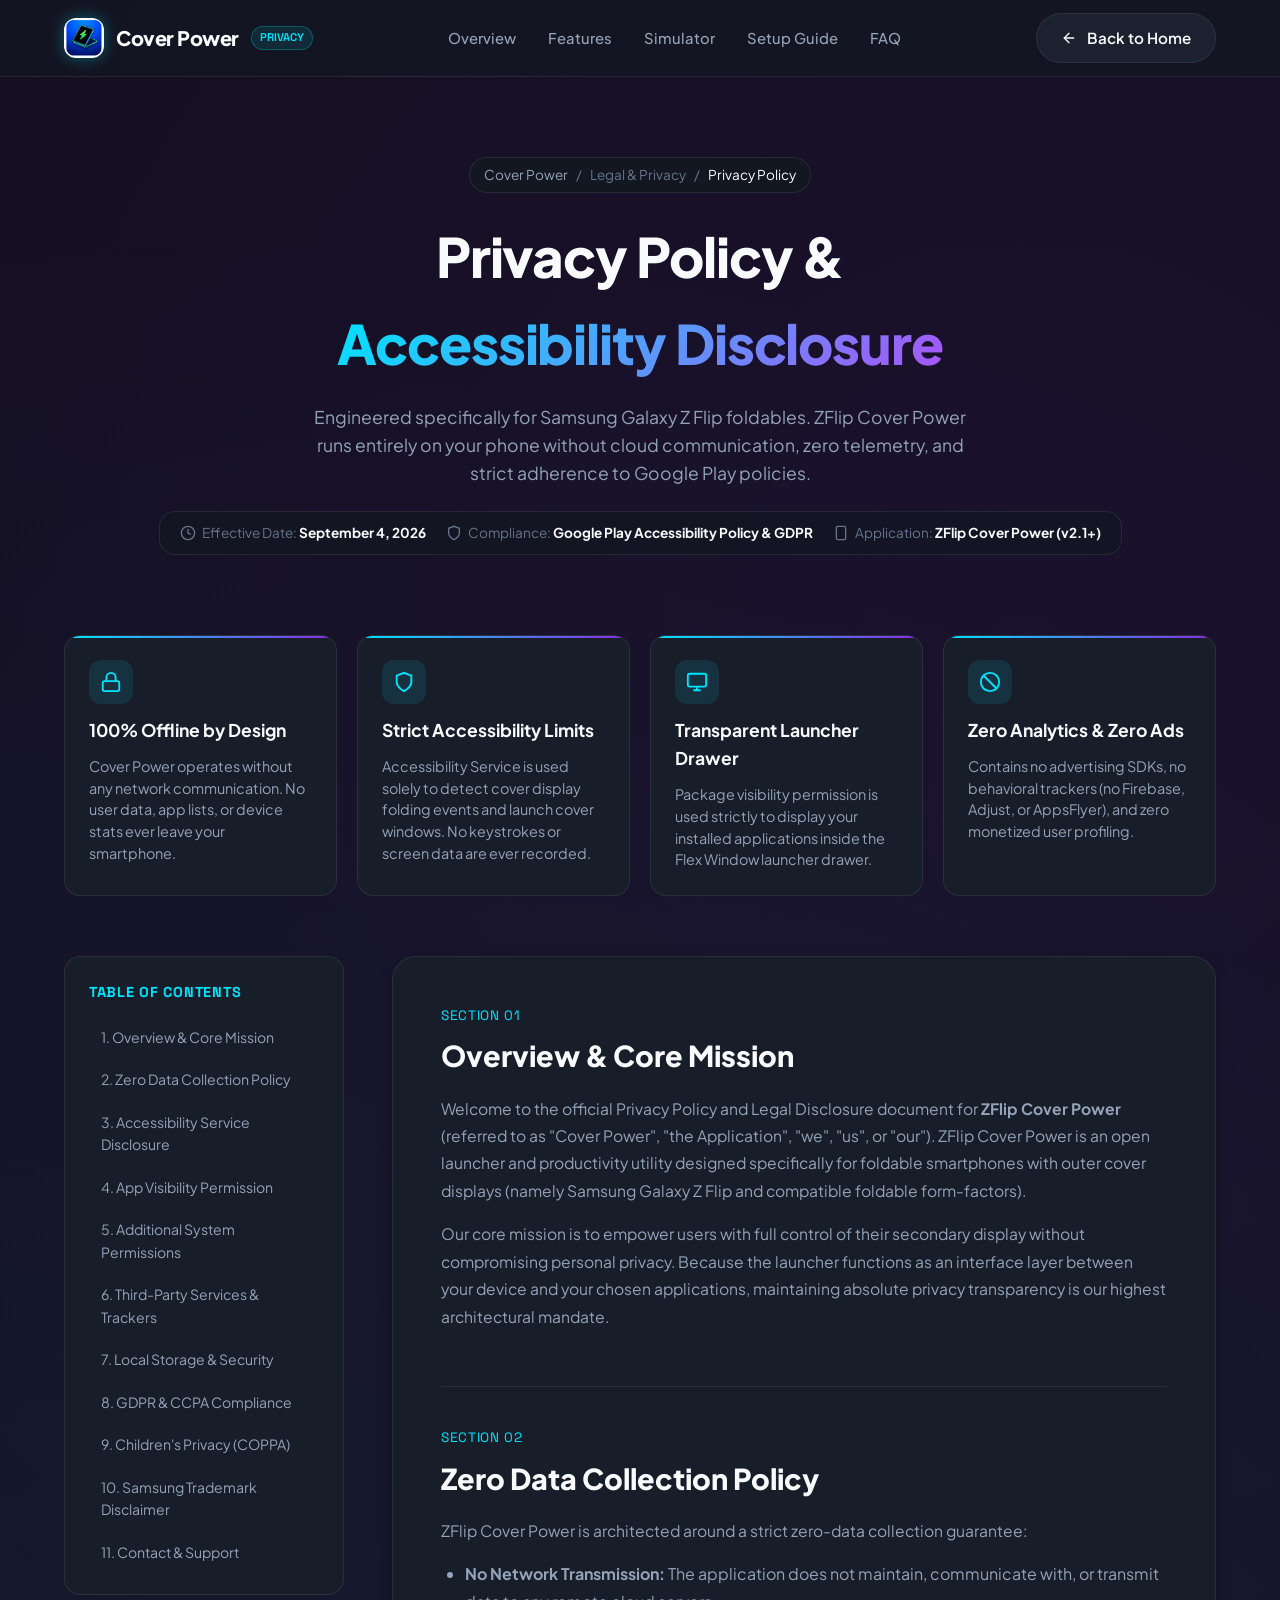
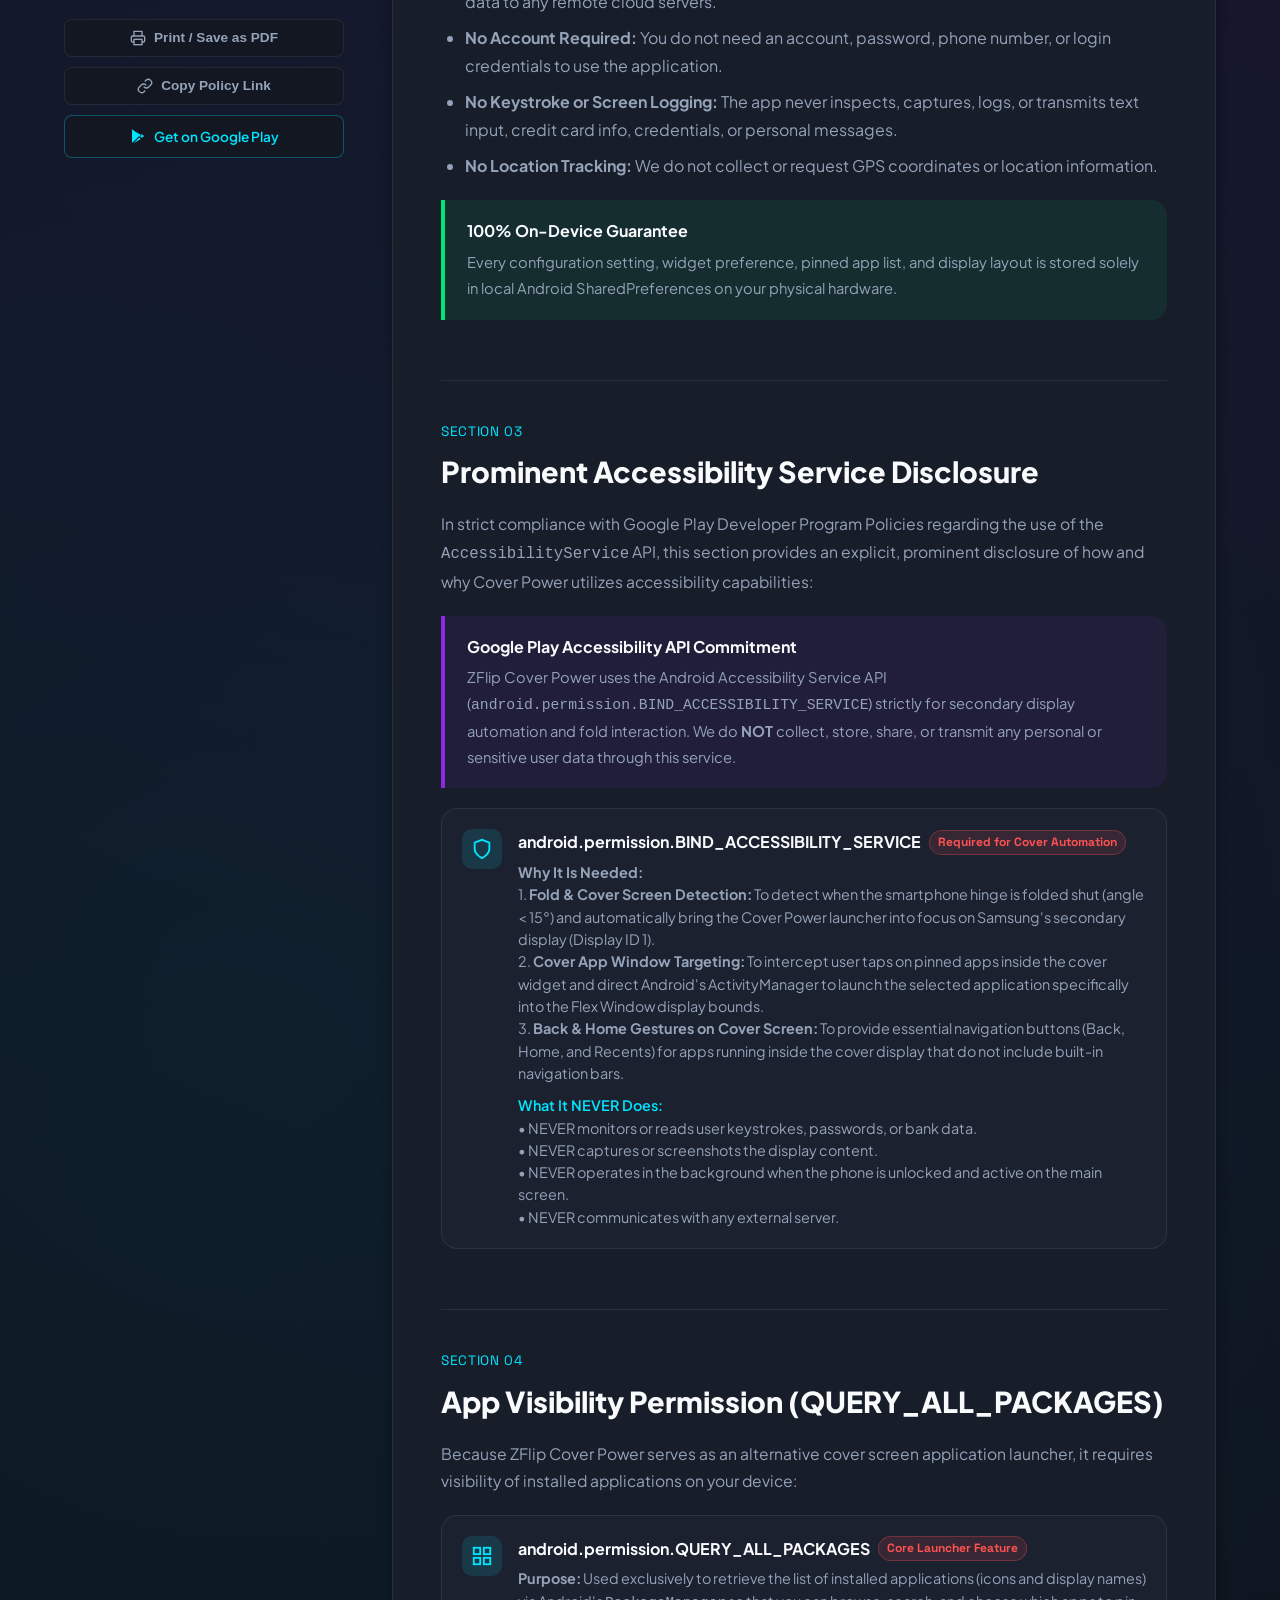
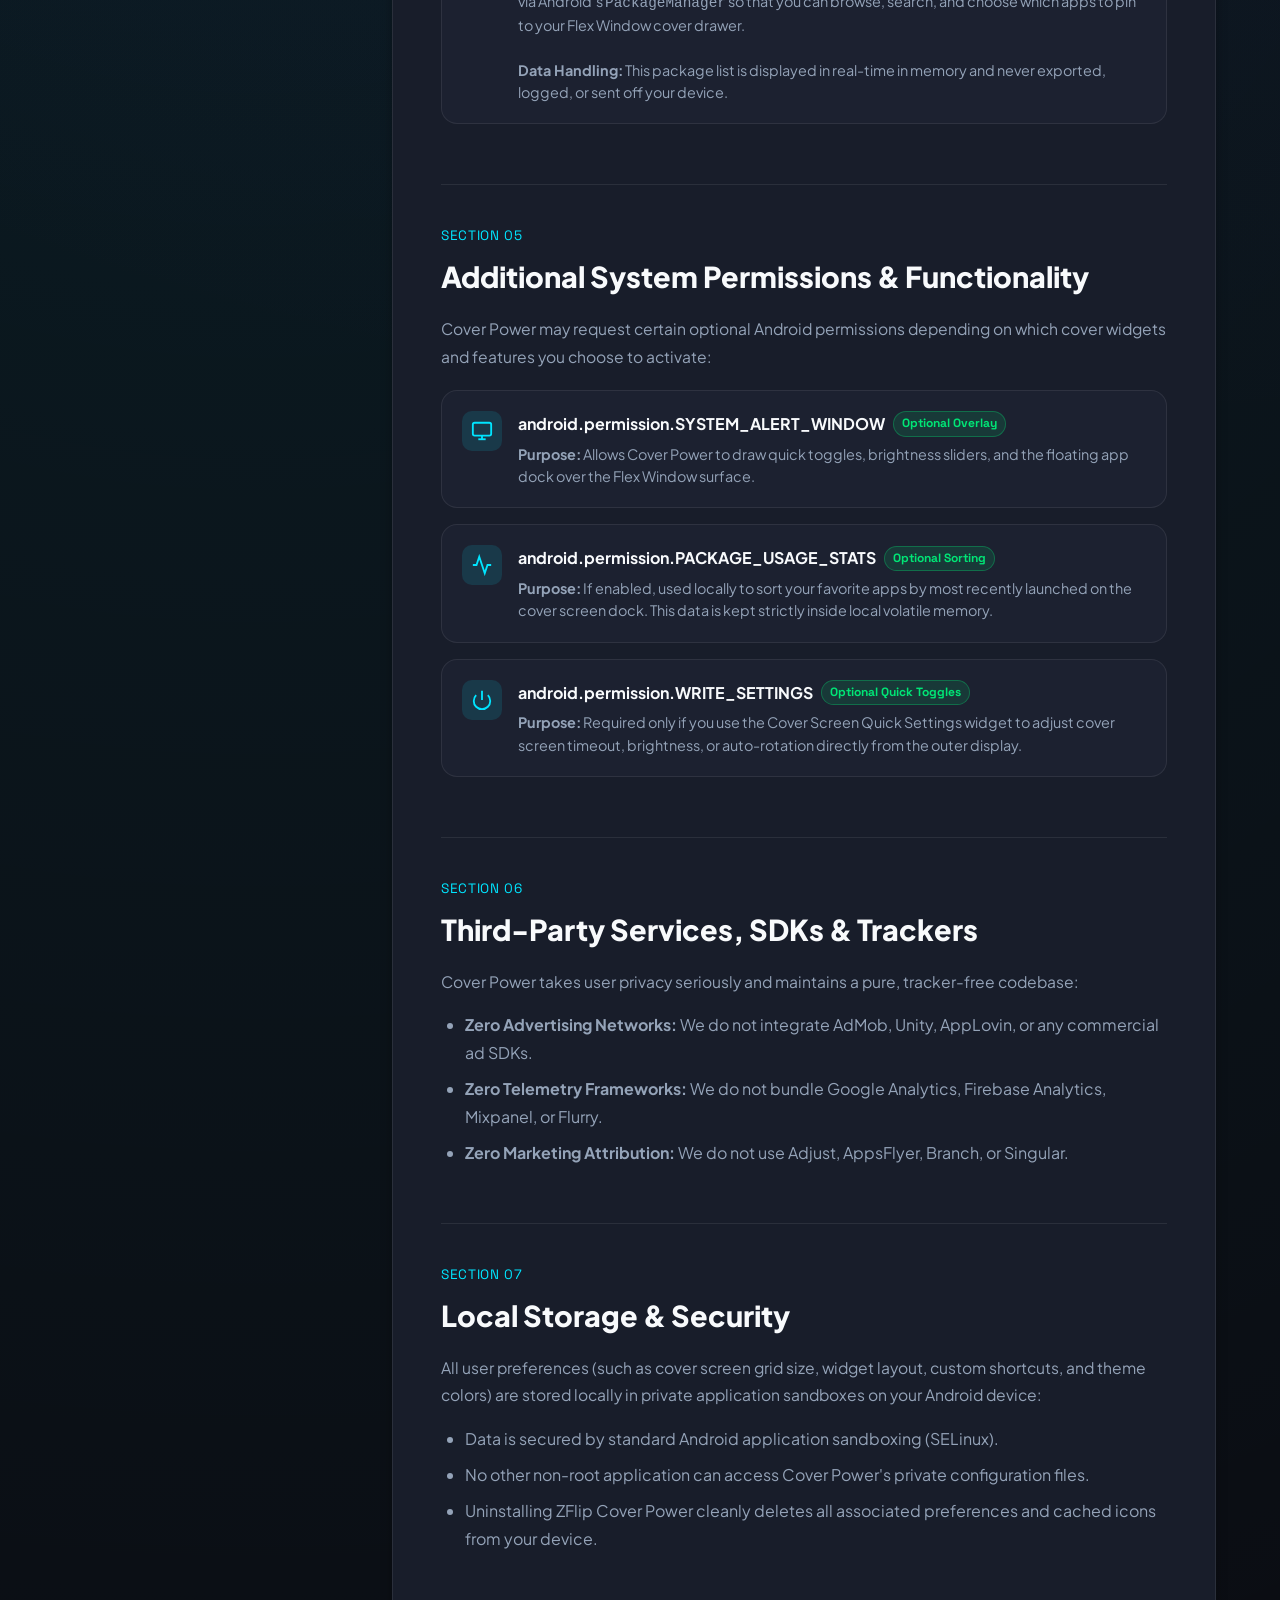
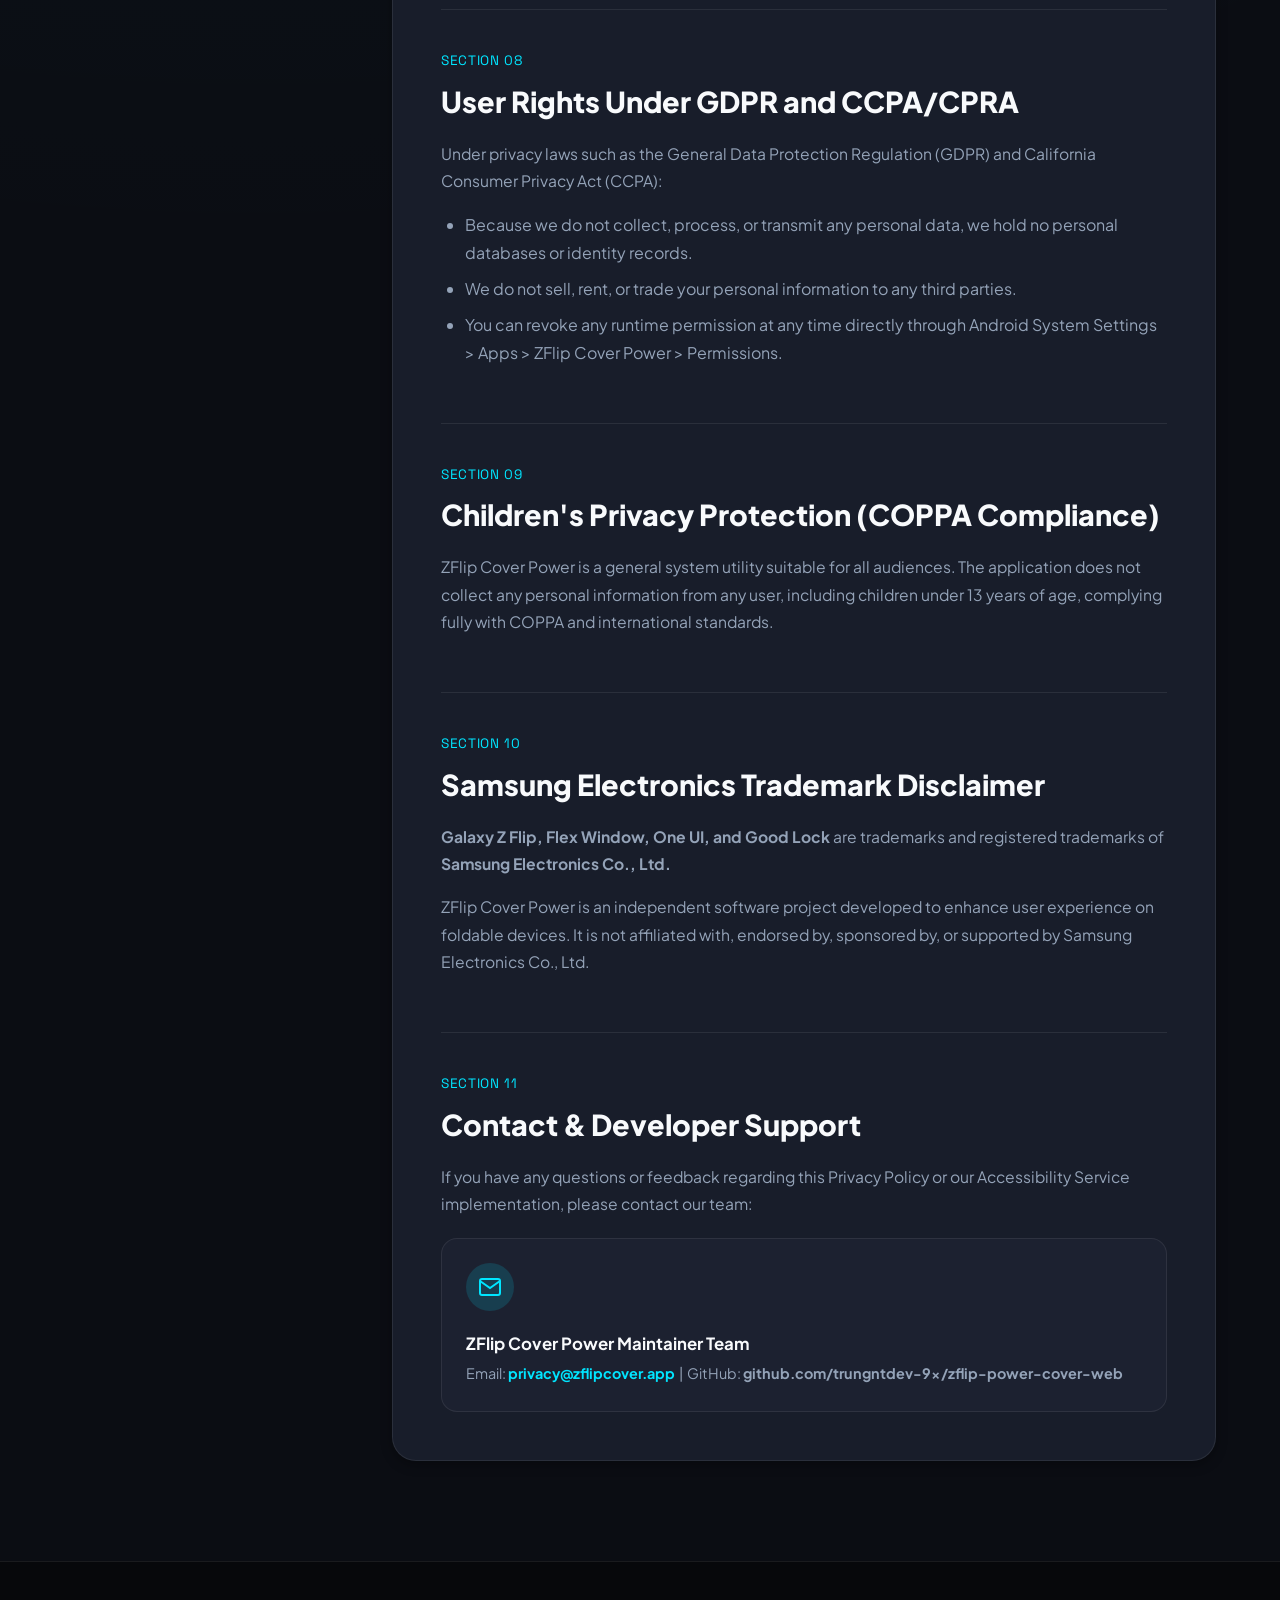
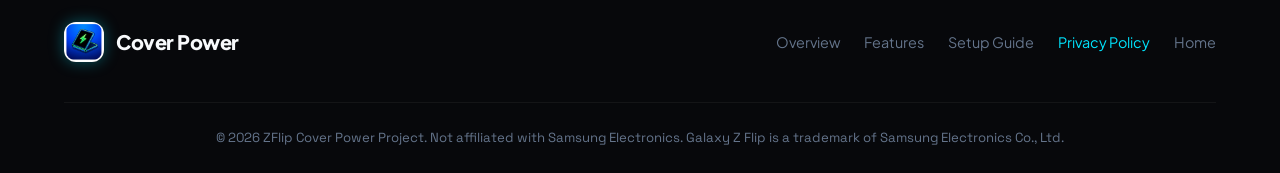
<file: privacy/index.html>
<!DOCTYPE html><html lang="en"><head><meta charset="UTF-8"><meta name="viewport" content="width=device-width, initial-scale=1.0"><title>Privacy Policy &amp; Accessibility Disclosure — ZFlip Cover Power</title><meta name="description" content="Official Privacy Policy &amp; Prominent Accessibility Service Disclosure for ZFlip Cover Power. 100% offline, zero data collection."><meta name="keywords" content="galaxy z flip cover screen, z flip flex window, good lock alternative, cover screen launcher, samsung foldable apps, material you android"><link rel="canonical" href="https://powercover.lagbros.com/privacy/"><!-- OpenGraph --><meta property="og:title" content="Privacy Policy &amp; Accessibility Disclosure — ZFlip Cover Power"><meta property="og:description" content="Official Privacy Policy &amp; Prominent Accessibility Service Disclosure for ZFlip Cover Power. 100% offline, zero data collection."><meta property="og:image" content="/assets/hero_zflip.jpg"><meta property="og:type" content="website"><meta property="og:url" content="https://powercover.lagbros.com/privacy/"><meta name="theme-color" content="#0b0d13"><!-- Twitter Cards --><meta name="twitter:card" content="summary_large_image"><meta name="twitter:title" content="Privacy Policy &amp; Accessibility Disclosure — ZFlip Cover Power"><meta name="twitter:description" content="Official Privacy Policy &amp; Prominent Accessibility Service Disclosure for ZFlip Cover Power. 100% offline, zero data collection."><meta name="twitter:image" content="/assets/hero_zflip.jpg"><!-- Google Fonts Preconnect & Styles --><link rel="preconnect" href="https://fonts.googleapis.com"><link rel="preconnect" href="https://fonts.gstatic.com" crossorigin><link href="https://fonts.googleapis.com/css2?family=Plus+Jakarta+Sans:wght@400;500;600;700;800&family=Space+Grotesk:wght@500;600;700&display=swap" rel="stylesheet"><!-- Favicon --><link rel="icon" type="image/png" href="/assets/logo.png"><link rel="stylesheet" href="/_astro/site.CF0tkhRa.css"></head><body><nav class="navbar" aria-label="Privacy Navigation"><div class="container nav-inner"><a href="/" class="brand-link" title="Return to Cover Power Home"><img src="/assets/logo.png" alt="ZFlip Cover Power Logo" class="brand-logo" width="40" height="40"><span class="brand-title">Cover Power</span><span class="brand-badge">PRIVACY</span></a><ul class="nav-links"><li><a href="/#overview">Overview</a></li><li><a href="/#features">Features</a></li><li><a href="/#simulator">Simulator</a></li><li><a href="/#guide">Setup Guide</a></li><li><a href="/#faq">FAQ</a></li></ul><div class="nav-actions"><a href="/" class="btn btn-secondary"><svg width="16" height="16" viewBox="0 0 24 24" fill="none" stroke="currentColor" stroke-width="2" stroke-linecap="round" stroke-linejoin="round" aria-hidden="true"><line x1="19" y1="12" x2="5" y2="12"></line><polyline points="12 19 5 12 12 5"></polyline></svg>Back to Home</a></div></div></nav><header class="policy-hero"><div class="container"><div class="policy-breadcrumb"><a href="/">Cover Power</a><span>/</span><span>Legal & Privacy</span><span>/</span><span style="color:var(--text-primary)">Privacy Policy</span></div><h1>Privacy Policy &<br><span class="gradient-text">Accessibility Disclosure</span></h1><p>Engineered specifically for Samsung Galaxy Z Flip foldables. ZFlip Cover Power runs entirely on your phone without cloud communication, zero telemetry, and strict adherence to Google Play policies.</p><div class="policy-meta-bar"><div class="policy-meta-item"><svg width="16" height="16" viewBox="0 0 24 24" fill="none" stroke="currentColor" stroke-width="2" aria-hidden="true"><circle cx="12" cy="12" r="10"></circle><polyline points="12 6 12 12 16 14"></polyline></svg><span>Effective Date: <strong>September 4, 2026</strong></span></div><div class="policy-meta-item"><svg width="16" height="16" viewBox="0 0 24 24" fill="none" stroke="currentColor" stroke-width="2" aria-hidden="true"><path d="M12 22s8-4 8-10V5l-8-3-8 3v7c0 6 8 10 8 10z"></path></svg><span>Compliance: <strong>Google Play Accessibility Policy & GDPR</strong></span></div><div class="policy-meta-item"><svg width="16" height="16" viewBox="0 0 24 24" fill="none" stroke="currentColor" stroke-width="2" aria-hidden="true"><rect x="5" y="2" width="14" height="20" rx="2" ry="2"></rect><line x1="12" y1="18" x2="12.01" y2="18"></line></svg><span>Application: <strong>ZFlip Cover Power (v2.1+)</strong></span></div></div></div></header><main class="container"><!-- Highlights Grid --><div class="policy-highlights"><div class="highlight-card"><div class="highlight-icon"><svg width="22" height="22" viewBox="0 0 24 24" fill="none" stroke="currentColor" stroke-width="2" aria-hidden="true"><rect x="3" y="11" width="18" height="11" rx="2" ry="2"></rect><path d="M7 11V7a5 5 0 0 1 10 0v4"></path></svg></div><h4>100% Offline by Design</h4><p>Cover Power operates without any network communication. No user data, app lists, or device stats ever leave your smartphone.</p></div><div class="highlight-card"><div class="highlight-icon"><svg width="22" height="22" viewBox="0 0 24 24" fill="none" stroke="currentColor" stroke-width="2" aria-hidden="true"><path d="M12 22s8-4 8-10V5l-8-3-8 3v7c0 6 8 10 8 10z"></path></svg></div><h4>Strict Accessibility Limits</h4><p>Accessibility Service is used solely to detect cover display folding events and launch cover windows. No keystrokes or screen data are ever recorded.</p></div><div class="highlight-card"><div class="highlight-icon"><svg width="22" height="22" viewBox="0 0 24 24" fill="none" stroke="currentColor" stroke-width="2" aria-hidden="true"><rect x="2" y="3" width="20" height="14" rx="2" ry="2"></rect><line x1="8" y1="21" x2="16" y2="21"></line><line x1="12" y1="17" x2="12" y2="21"></line></svg></div><h4>Transparent Launcher Drawer</h4><p>Package visibility permission is used strictly to display your installed applications inside the Flex Window launcher drawer.</p></div><div class="highlight-card"><div class="highlight-icon"><svg width="22" height="22" viewBox="0 0 24 24" fill="none" stroke="currentColor" stroke-width="2" aria-hidden="true"><circle cx="12" cy="12" r="10"></circle><line x1="4.93" y1="4.93" x2="19.07" y2="19.07"></line></svg></div><h4>Zero Analytics & Zero Ads</h4><p>Contains no advertising SDKs, no behavioral trackers (no Firebase, Adjust, or AppsFlyer), and zero monetized user profiling.</p></div></div><!-- Two Column Layout: Sticky TOC + Content --><div class="policy-layout"><!-- Sidebar TOC --><aside class="policy-sidebar"><nav class="policy-toc" aria-label="Table of contents"><h3>Table of Contents</h3><ul class="toc-list" id="tocList"><li><a href="#section-1" class="active">1. Overview & Core Mission</a></li><li><a href="#section-2">2. Zero Data Collection Policy</a></li><li><a href="#section-3">3. Accessibility Service Disclosure</a></li><li><a href="#section-4">4. App Visibility Permission</a></li><li><a href="#section-5">5. Additional System Permissions</a></li><li><a href="#section-6">6. Third-Party Services & Trackers</a></li><li><a href="#section-7">7. Local Storage & Security</a></li><li><a href="#section-8">8. GDPR & CCPA Compliance</a></li><li><a href="#section-9">9. Children's Privacy (COPPA)</a></li><li><a href="#section-10">10. Samsung Trademark Disclaimer</a></li><li><a href="#section-11">11. Contact & Support</a></li></ul></nav><div class="policy-actions"><button class="policy-btn" id="printBtn" type="button"><svg width="16" height="16" viewBox="0 0 24 24" fill="none" stroke="currentColor" stroke-width="2" aria-hidden="true"><polyline points="6 9 6 2 18 2 18 9"></polyline><path d="M6 18H4a2 2 0 0 1-2-2v-5a2 2 0 0 1 2-2h16a2 2 0 0 1 2 2v5a2 2 0 0 1-2 2h-2"></path><rect x="6" y="14" width="12" height="8"></rect></svg>Print / Save as PDF</button><button class="policy-btn" id="copyLinkBtn" type="button"><svg width="16" height="16" viewBox="0 0 24 24" fill="none" stroke="currentColor" stroke-width="2" aria-hidden="true"><path d="M10 13a5 5 0 0 0 7.54.54l3-3a5 5 0 0 0-7.07-7.07l-1.72 1.71"></path><path d="M14 11a5 5 0 0 0-7.54-.54l-3 3a5 5 0 0 0 7.07 7.07l1.71-1.71"></path></svg>Copy Policy Link</button><a href="https://play.google.com/store/apps/details?id=com.powerflip.cover" target="_blank" rel="noopener noreferrer" class="policy-btn" style="color:var(--accent-cyan); border-color:rgba(0, 229, 255, 0.3);"><svg width="16" height="16" viewBox="0 0 24 24" fill="currentColor" aria-hidden="true"><path d="M3.609 1.814L13.792 12 3.61 22.186A2.38 2.38 0 0 1 3 20.434V3.566c0-.66.236-1.246.609-1.752zm11.24 11.242l2.366-2.366-10.9-6.22 8.534 8.586zm2.366-3.712l2.678 1.53c1.077.616 1.077 1.624 0 2.24l-2.678 1.53-2.646-2.65 2.646-2.65zm-3.419 4.764l-8.534 8.586 10.9-6.22-2.366-2.366z"></path></svg>Get on Google Play</a></div></aside><!-- Main Policy Article --><article class="policy-article"><!-- Section 1 --><section class="policy-section" id="section-1"><div class="policy-section-num">SECTION 01</div><h2>Overview & Core Mission</h2><p>Welcome to the official Privacy Policy and Legal Disclosure document for <strong>ZFlip Cover Power</strong> (referred to as "Cover Power", "the Application", "we", "us", or "our"). ZFlip Cover Power is an open launcher and productivity utility designed specifically for foldable smartphones with outer cover displays (namely Samsung Galaxy Z Flip and compatible foldable form-factors).</p><p>Our core mission is to empower users with full control of their secondary display without compromising personal privacy. Because the launcher functions as an interface layer between your device and your chosen applications, maintaining absolute privacy transparency is our highest architectural mandate.</p></section><!-- Section 2 --><section class="policy-section" id="section-2"><div class="policy-section-num">SECTION 02</div><h2>Zero Data Collection Policy</h2><p>ZFlip Cover Power is architected around a strict zero-data collection guarantee:</p><ul><li><strong>No Network Transmission:</strong> The application does not maintain, communicate with, or transmit data to any remote cloud servers.</li><li><strong>No Account Required:</strong> You do not need an account, password, phone number, or login credentials to use the application.</li><li><strong>No Keystroke or Screen Logging:</strong> The app never inspects, captures, logs, or transmits text input, credit card info, credentials, or personal messages.</li><li><strong>No Location Tracking:</strong> We do not collect or request GPS coordinates or location information.</li></ul><div class="policy-callout highlight-success"><h4>100% On-Device Guarantee</h4><p>Every configuration setting, widget preference, pinned app list, and display layout is stored solely in local Android SharedPreferences on your physical hardware.</p></div></section><!-- Section 3: Google Play Prominent Disclosure --><section class="policy-section" id="section-3"><div class="policy-section-num">SECTION 03</div><h2>Prominent Accessibility Service Disclosure</h2><p>In strict compliance with Google Play Developer Program Policies regarding the use of the <code>AccessibilityService</code> API, this section provides an explicit, prominent disclosure of how and why Cover Power utilizes accessibility capabilities:</p><div class="policy-callout highlight-purple"><h4>Google Play Accessibility API Commitment</h4><p>ZFlip Cover Power uses the Android Accessibility Service API (<code>android.permission.BIND_ACCESSIBILITY_SERVICE</code>) strictly for secondary display automation and fold interaction. We do <strong>NOT</strong> collect, store, share, or transmit any personal or sensitive user data through this service.</p></div><div class="permissions-grid"><div class="perm-card"><div class="perm-icon"><svg width="22" height="22" viewBox="0 0 24 24" fill="none" stroke="currentColor" stroke-width="2" aria-hidden="true"><path d="M12 22s8-4 8-10V5l-8-3-8 3v7c0 6 8 10 8 10z"></path></svg></div><div class="perm-details"><h4>android.permission.BIND_ACCESSIBILITY_SERVICE<span class="perm-tag required">Required for Cover Automation</span></h4><p><strong>Why It Is Needed:</strong><br>1. <strong>Fold & Cover Screen Detection:</strong> To detect when the smartphone hinge is folded shut (angle &lt; 15°) and automatically bring the Cover Power launcher into focus on Samsung's secondary display (Display ID 1).<br>2. <strong>Cover App Window Targeting:</strong> To intercept user taps on pinned apps inside the cover widget and direct Android's ActivityManager to launch the selected application specifically into the Flex Window display bounds.<br>3. <strong>Back & Home Gestures on Cover Screen:</strong> To provide essential navigation buttons (Back, Home, and Recents) for apps running inside the cover display that do not include built-in navigation bars.</p><p style="margin-top:10px; color:#00e5ff; font-weight:600;">What It NEVER Does:</p><p>• NEVER monitors or reads user keystrokes, passwords, or bank data.<br>• NEVER captures or screenshots the display content.<br>• NEVER operates in the background when the phone is unlocked and active on the main screen.<br>• NEVER communicates with any external server.</p></div></div></div></section><!-- Section 4 --><section class="policy-section" id="section-4"><div class="policy-section-num">SECTION 04</div><h2>App Visibility Permission (QUERY_ALL_PACKAGES)</h2><p>Because ZFlip Cover Power serves as an alternative cover screen application launcher, it requires visibility of installed applications on your device:</p><div class="permissions-grid"><div class="perm-card"><div class="perm-icon"><svg width="22" height="22" viewBox="0 0 24 24" fill="none" stroke="currentColor" stroke-width="2" aria-hidden="true"><rect x="3" y="3" width="7" height="7"></rect><rect x="14" y="3" width="7" height="7"></rect><rect x="14" y="14" width="7" height="7"></rect><rect x="3" y="14" width="7" height="7"></rect></svg></div><div class="perm-details"><h4>android.permission.QUERY_ALL_PACKAGES<span class="perm-tag required">Core Launcher Feature</span></h4><p><strong>Purpose:</strong> Used exclusively to retrieve the list of installed applications (icons and display names) via Android's <code>PackageManager</code> so that you can browse, search, and choose which apps to pin to your Flex Window cover drawer.<br><br><strong>Data Handling:</strong> This package list is displayed in real-time in memory and never exported, logged, or sent off your device.</p></div></div></div></section><!-- Section 5 --><section class="policy-section" id="section-5"><div class="policy-section-num">SECTION 05</div><h2>Additional System Permissions & Functionality</h2><p>Cover Power may request certain optional Android permissions depending on which cover widgets and features you choose to activate:</p><div class="permissions-grid"><div class="perm-card"><div class="perm-icon"><svg width="22" height="22" viewBox="0 0 24 24" fill="none" stroke="currentColor" stroke-width="2" aria-hidden="true"><rect x="2" y="3" width="20" height="14" rx="2" ry="2"></rect><line x1="8" y1="21" x2="16" y2="21"></line><line x1="12" y1="17" x2="12" y2="21"></line></svg></div><div class="perm-details"><h4>android.permission.SYSTEM_ALERT_WINDOW<span class="perm-tag optional">Optional Overlay</span></h4><p><strong>Purpose:</strong> Allows Cover Power to draw quick toggles, brightness sliders, and the floating app dock over the Flex Window surface.</p></div></div><div class="perm-card"><div class="perm-icon"><svg width="22" height="22" viewBox="0 0 24 24" fill="none" stroke="currentColor" stroke-width="2" aria-hidden="true"><polyline points="22 12 18 12 15 21 9 3 6 12 2 12"></polyline></svg></div><div class="perm-details"><h4>android.permission.PACKAGE_USAGE_STATS<span class="perm-tag optional">Optional Sorting</span></h4><p><strong>Purpose:</strong> If enabled, used locally to sort your favorite apps by most recently launched on the cover screen dock. This data is kept strictly inside local volatile memory.</p></div></div><div class="perm-card"><div class="perm-icon"><svg width="22" height="22" viewBox="0 0 24 24" fill="none" stroke="currentColor" stroke-width="2" aria-hidden="true"><path d="M18.36 6.64a9 9 0 1 1-12.73 0"></path><line x1="12" y1="2" x2="12" y2="12"></line></svg></div><div class="perm-details"><h4>android.permission.WRITE_SETTINGS<span class="perm-tag optional">Optional Quick Toggles</span></h4><p><strong>Purpose:</strong> Required only if you use the Cover Screen Quick Settings widget to adjust cover screen timeout, brightness, or auto-rotation directly from the outer display.</p></div></div></div></section><!-- Section 6 --><section class="policy-section" id="section-6"><div class="policy-section-num">SECTION 06</div><h2>Third-Party Services, SDKs & Trackers</h2><p>Cover Power takes user privacy seriously and maintains a pure, tracker-free codebase:</p><ul><li><strong>Zero Advertising Networks:</strong> We do not integrate AdMob, Unity, AppLovin, or any commercial ad SDKs.</li><li><strong>Zero Telemetry Frameworks:</strong> We do not bundle Google Analytics, Firebase Analytics, Mixpanel, or Flurry.</li><li><strong>Zero Marketing Attribution:</strong> We do not use Adjust, AppsFlyer, Branch, or Singular.</li></ul></section><!-- Section 7 --><section class="policy-section" id="section-7"><div class="policy-section-num">SECTION 07</div><h2>Local Storage & Security</h2><p>All user preferences (such as cover screen grid size, widget layout, custom shortcuts, and theme colors) are stored locally in private application sandboxes on your Android device:</p><ul><li>Data is secured by standard Android application sandboxing (SELinux).</li><li>No other non-root application can access Cover Power's private configuration files.</li><li>Uninstalling ZFlip Cover Power cleanly deletes all associated preferences and cached icons from your device.</li></ul></section><!-- Section 8 --><section class="policy-section" id="section-8"><div class="policy-section-num">SECTION 08</div><h2>User Rights Under GDPR and CCPA/CPRA</h2><p>Under privacy laws such as the General Data Protection Regulation (GDPR) and California Consumer Privacy Act (CCPA):</p><ul><li>Because we do not collect, process, or transmit any personal data, we hold no personal databases or identity records.</li><li>We do not sell, rent, or trade your personal information to any third parties.</li><li>You can revoke any runtime permission at any time directly through Android System Settings &gt; Apps &gt; ZFlip Cover Power &gt; Permissions.</li></ul></section><!-- Section 9 --><section class="policy-section" id="section-9"><div class="policy-section-num">SECTION 09</div><h2>Children's Privacy Protection (COPPA Compliance)</h2><p>ZFlip Cover Power is a general system utility suitable for all audiences. The application does not collect any personal information from any user, including children under 13 years of age, complying fully with COPPA and international standards.</p></section><!-- Section 10 --><section class="policy-section" id="section-10"><div class="policy-section-num">SECTION 10</div><h2>Samsung Electronics Trademark Disclaimer</h2><p><strong>Galaxy Z Flip, Flex Window, One UI, and Good Lock</strong> are trademarks and registered trademarks of <strong>Samsung Electronics Co., Ltd.</strong></p><p>ZFlip Cover Power is an independent software project developed to enhance user experience on foldable devices. It is not affiliated with, endorsed by, sponsored by, or supported by Samsung Electronics Co., Ltd.</p></section><!-- Section 11 --><section class="policy-section" id="section-11"><div class="policy-section-num">SECTION 11</div><h2>Contact & Developer Support</h2><p>If you have any questions or feedback regarding this Privacy Policy or our Accessibility Service implementation, please contact our team:</p><div class="contact-box"><div class="contact-box-icon"><svg width="24" height="24" viewBox="0 0 24 24" fill="none" stroke="currentColor" stroke-width="2" aria-hidden="true"><path d="M4 4h16c1.1 0 2 .9 2 2v12c0 1.1-.9 2-2 2H4c-1.1 0-2-.9-2-2V6c0-1.1.9-2 2-2z"></path><polyline points="22,6 12,13 2,6"></polyline></svg></div><div><h4 style="color:var(--text-primary); margin-bottom:4px; font-size:1.05rem;">ZFlip Cover Power Maintainer Team</h4><p style="margin-bottom:0; font-size:0.9rem; color:var(--text-secondary);">Email: <strong style="color:var(--accent-cyan);">privacy@zflipcover.app</strong> &nbsp;|&nbsp; GitHub: <strong>github.com/trungntdev-9x/zflip-power-cover-web</strong></p></div></div></section></article></div></main><footer class="footer"><div class="container"><div class="footer-inner"><div class="brand-link"><img src="/assets/logo.png" alt="Cover Power Logo" class="brand-logo" width="40" height="40"><span class="brand-title">Cover Power</span></div><ul class="footer-links"><li><a href="/#overview">Overview</a></li><li><a href="/#features">Features</a></li><li><a href="/#guide">Setup Guide</a></li><li><a href="/privacy" style="color:var(--accent-cyan);">Privacy Policy</a></li><li><a href="/">Home</a></li></ul></div><div class="footer-bottom">&copy; 2026 ZFlip Cover Power Project. Not affiliated with Samsung Electronics. Galaxy Z Flip is a trademark of Samsung Electronics Co., Ltd.</div></div></footer><div id="toast" style="position:fixed; bottom:30px; right:30px; background:var(--bg-surface-elevated); border:1px solid var(--accent-cyan); color:var(--text-primary); padding:12px 20px; border-radius:var(--radius-md); box-shadow:0 10px 25px rgba(0,0,0,0.5); opacity:0; pointer-events:none; transition:opacity 0.3s ease; z-index:9999; font-size:0.9rem; display:flex; align-items:center; gap:8px;"><svg width="18" height="18" viewBox="0 0 24 24" fill="none" stroke="#00e676" stroke-width="2" aria-hidden="true"><polyline points="20 6 9 17 4 12"></polyline></svg><span>Link copied to clipboard!</span></div></body></html><script type="module">function e(){document.getElementById(`printBtn`)?.addEventListener(`click`,()=>{window.print()}),document.getElementById(`copyLinkBtn`)?.addEventListener(`click`,()=>{let e=window.location.href;navigator.clipboard.writeText(e).then(()=>{let e=document.getElementById(`toast`);e&&(e.style.opacity=`1`,setTimeout(()=>{e.style.opacity=`0`},2400))}).catch(()=>{alert(`Policy URL: `+window.location.href)})});let e=document.querySelectorAll(`.policy-section`),t=document.querySelectorAll(`.toc-list a`);window.addEventListener(`scroll`,()=>{let n=``;e.forEach(e=>{let t=e.offsetTop-120;window.pageYOffset>=t&&(n=e.getAttribute(`id`)||``)}),t.forEach(e=>{e.classList.remove(`active`),e.getAttribute(`href`)===`#`+n&&e.classList.add(`active`)})},{passive:!0})}document.readyState===`loading`?document.addEventListener(`DOMContentLoaded`,e):e();</script>
</file>
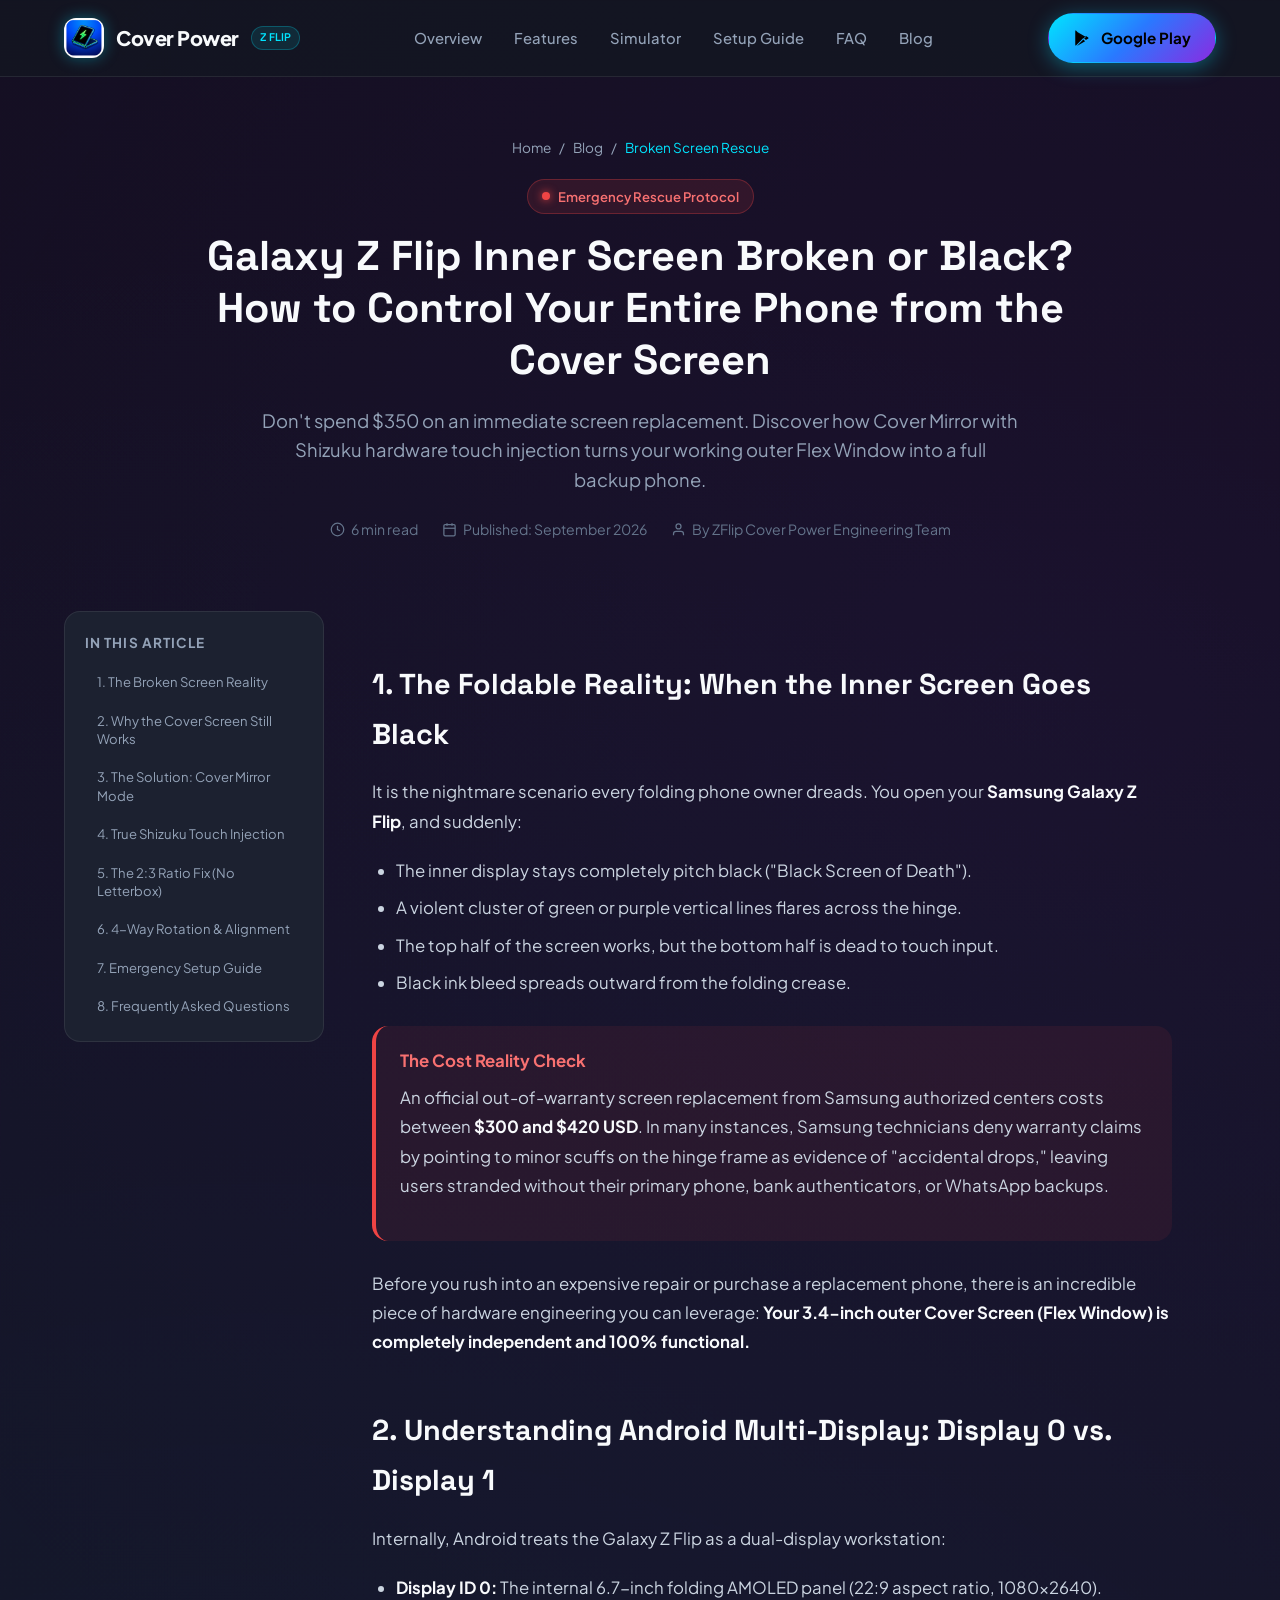
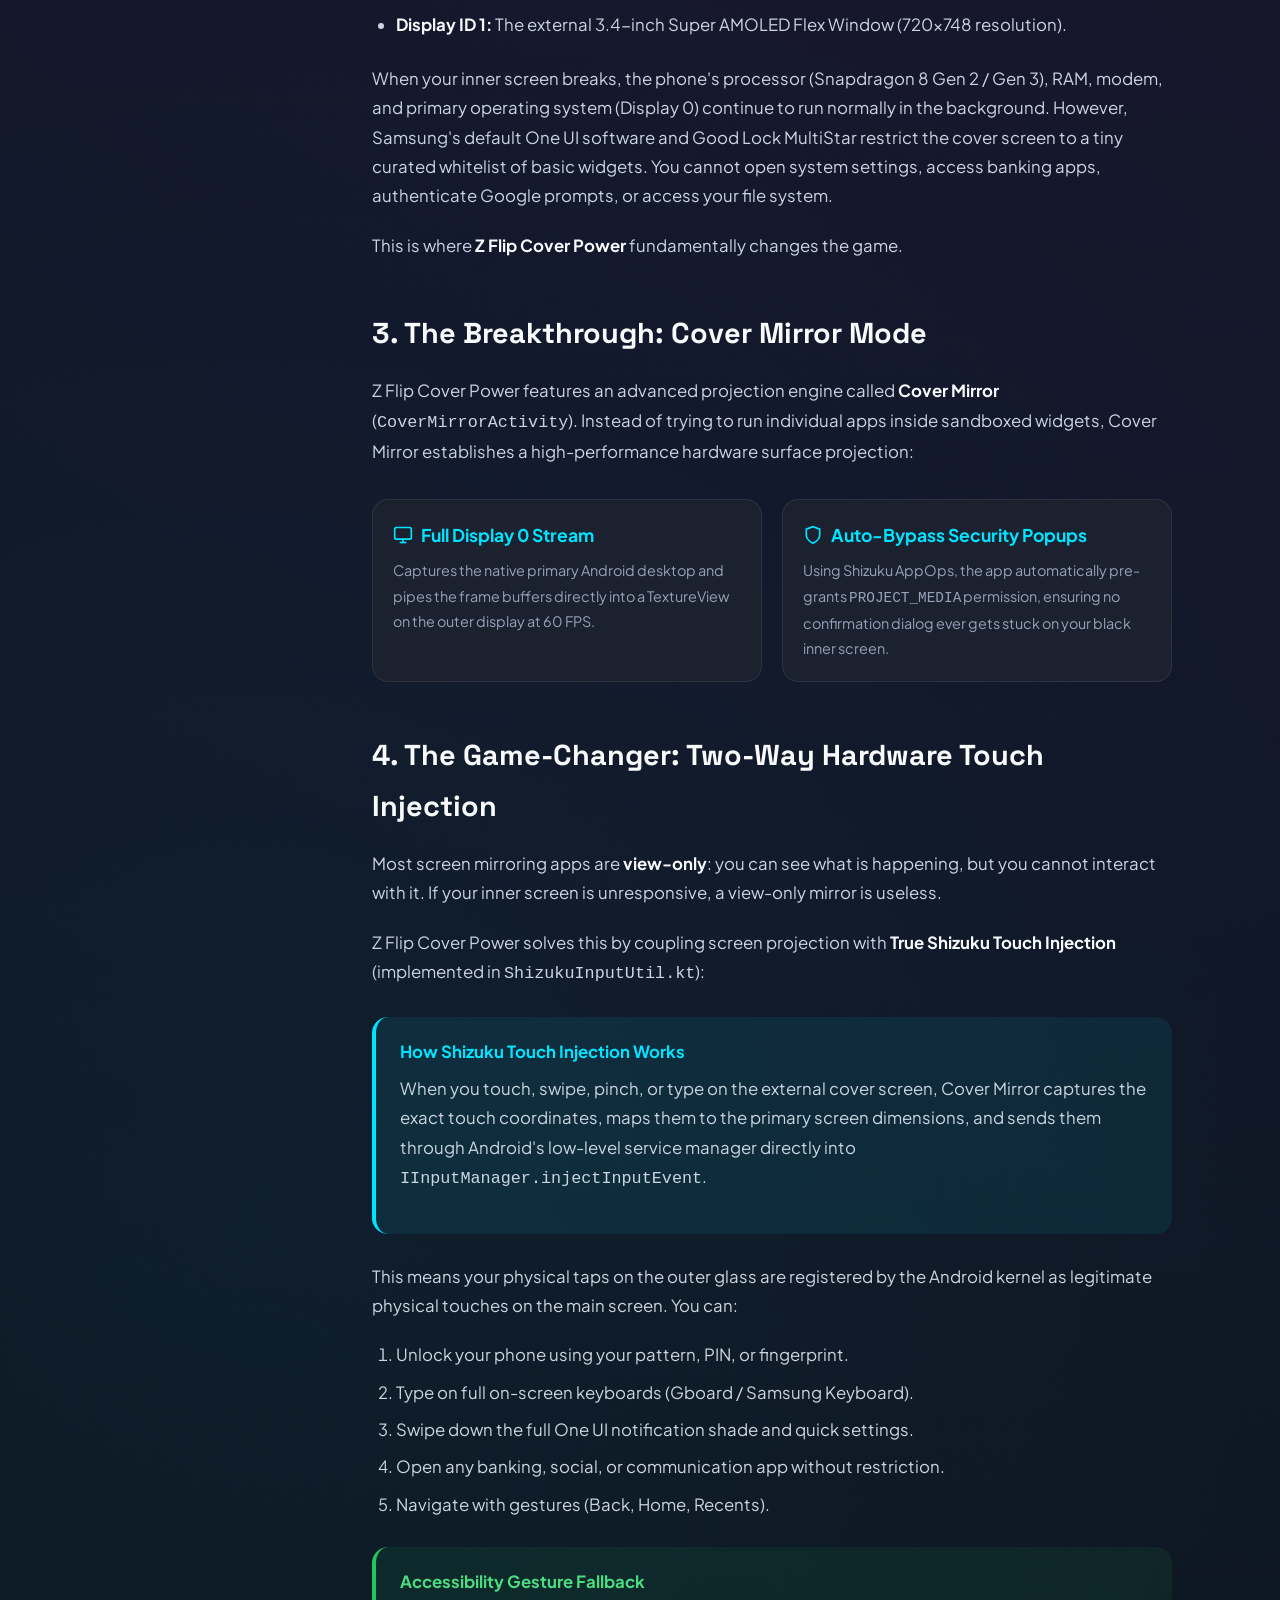
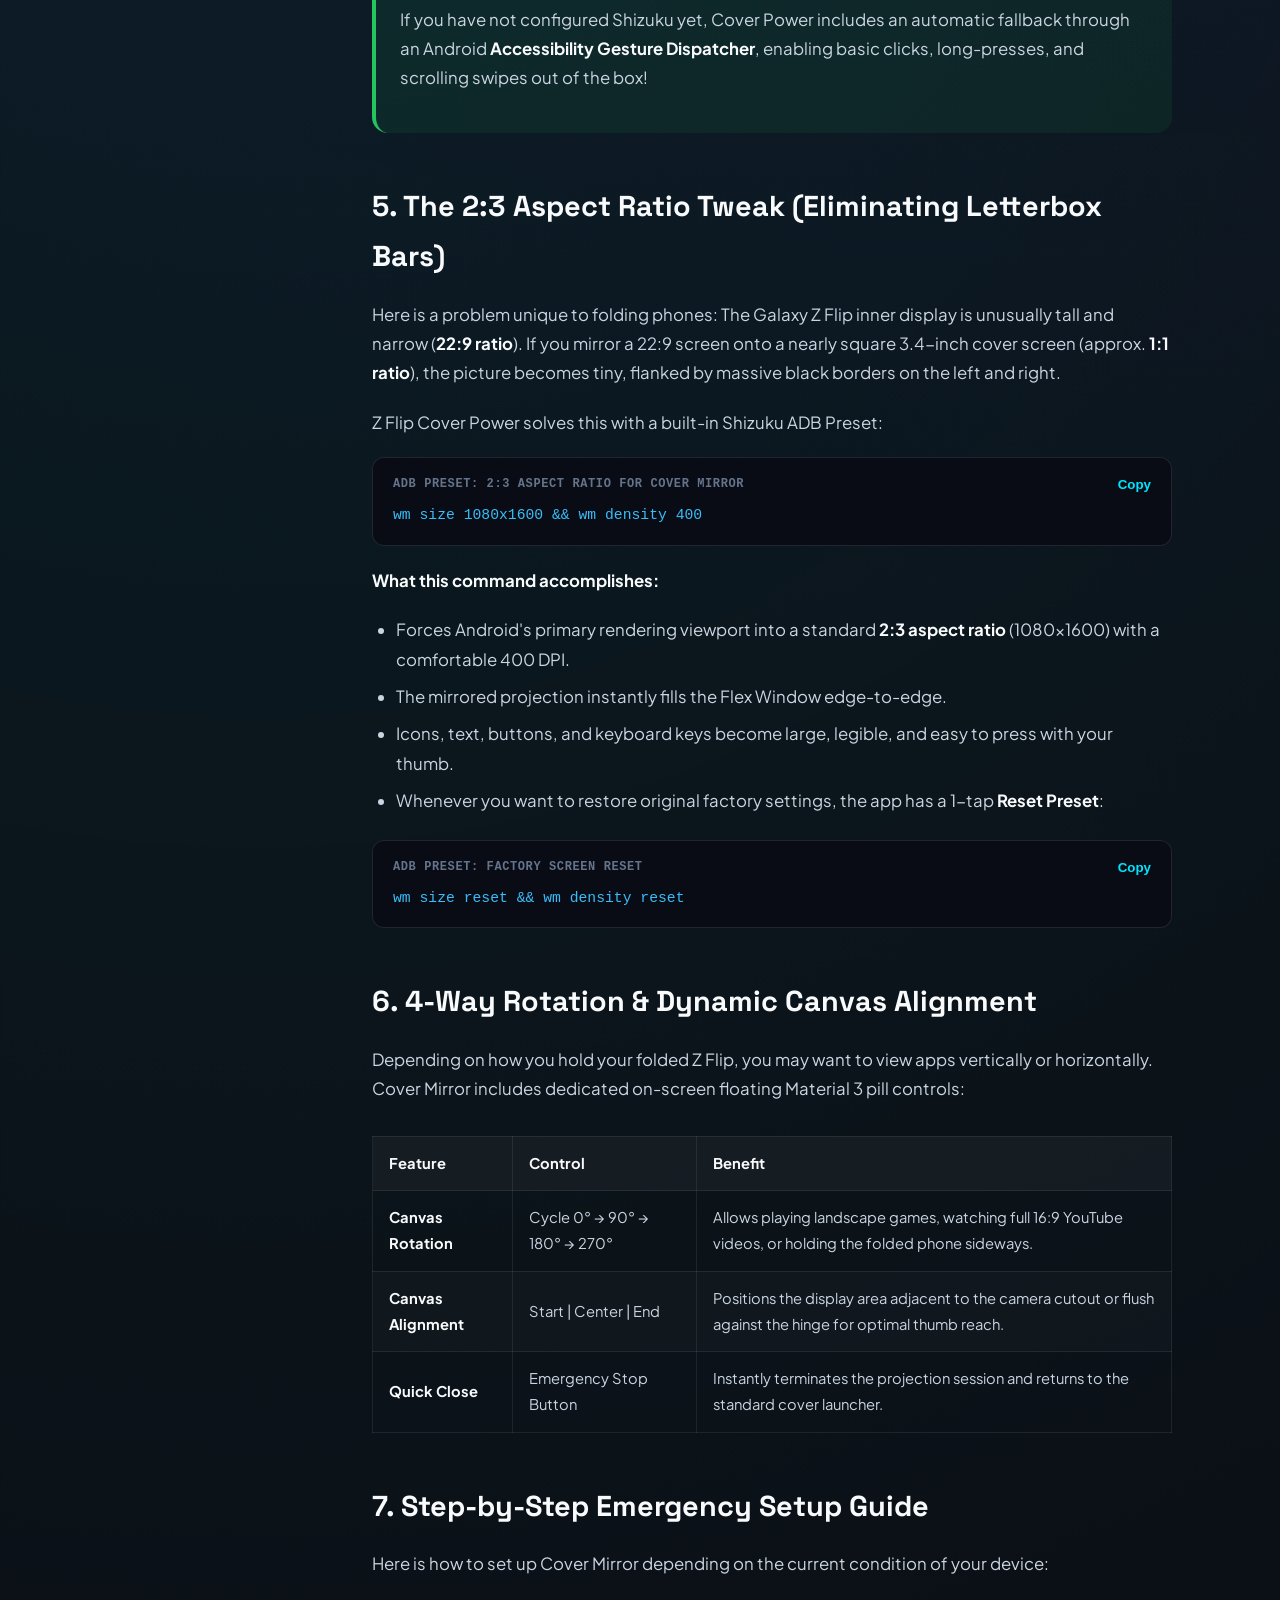
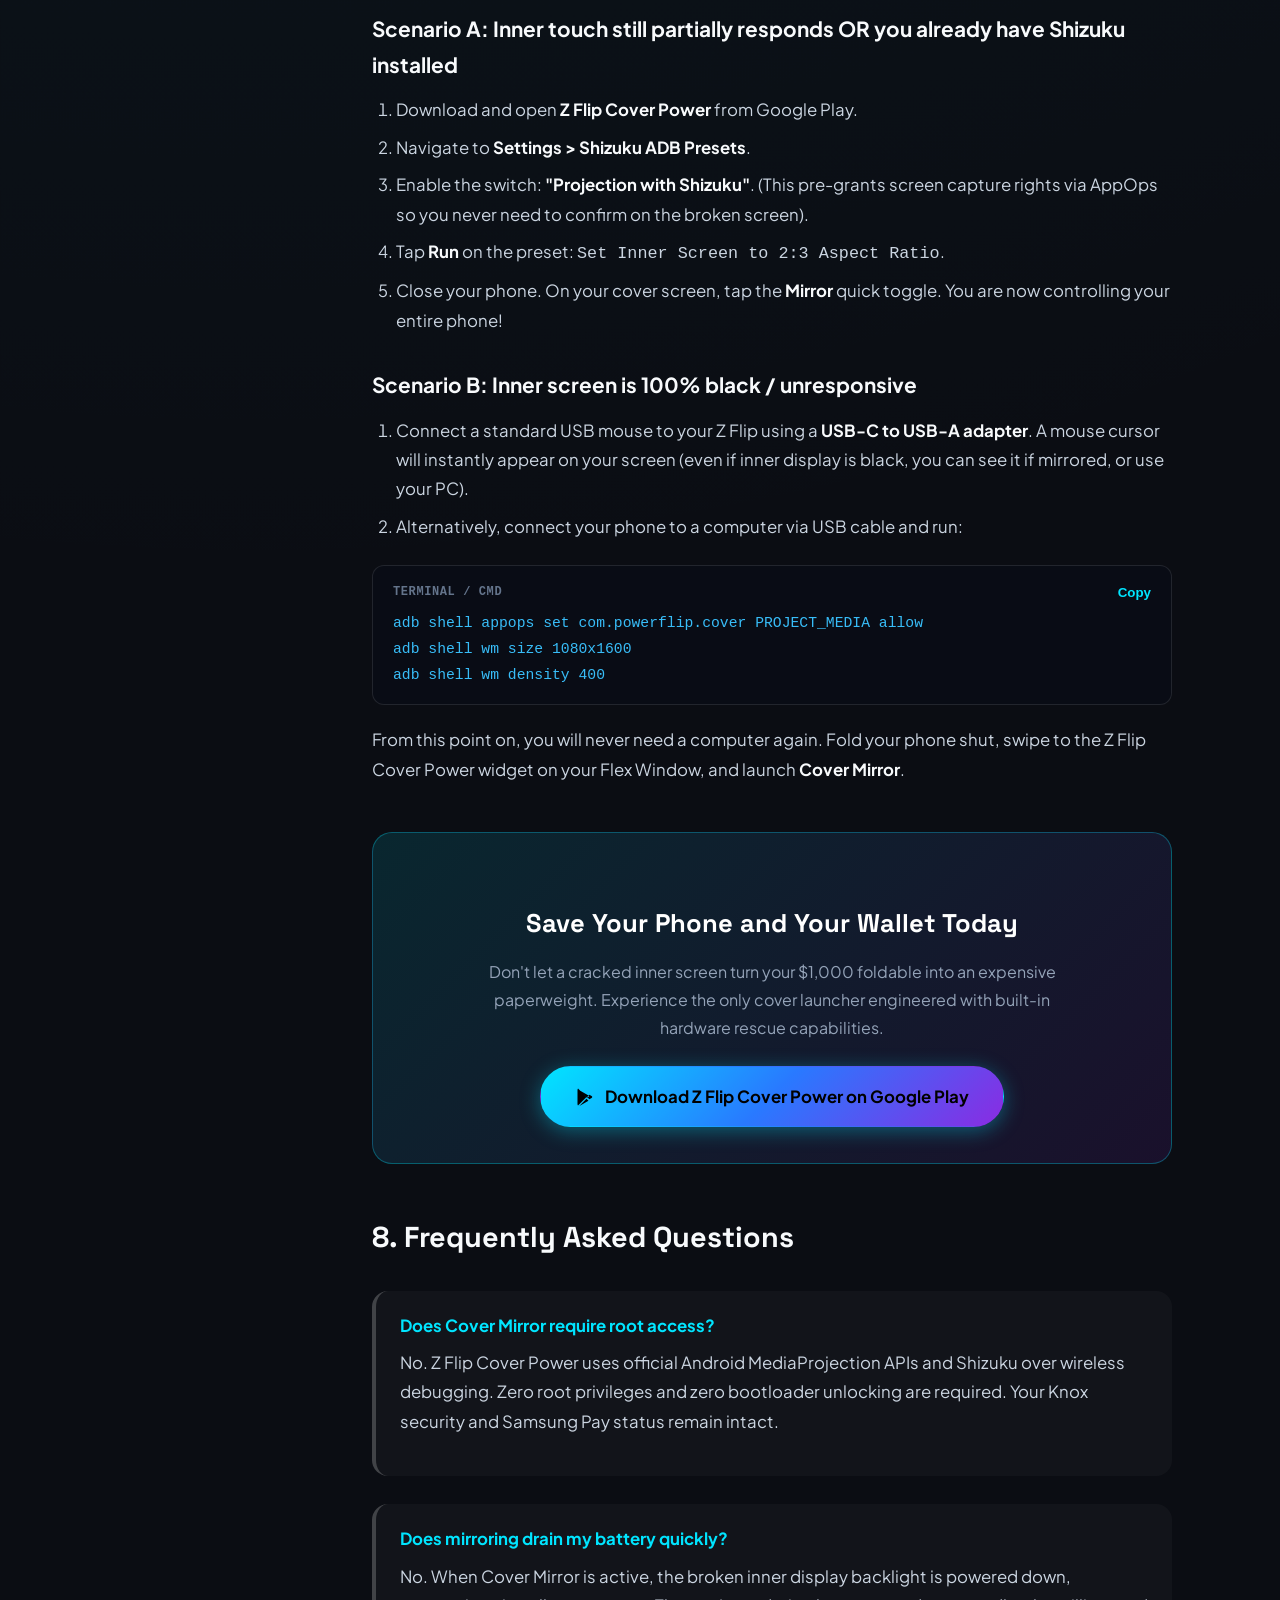
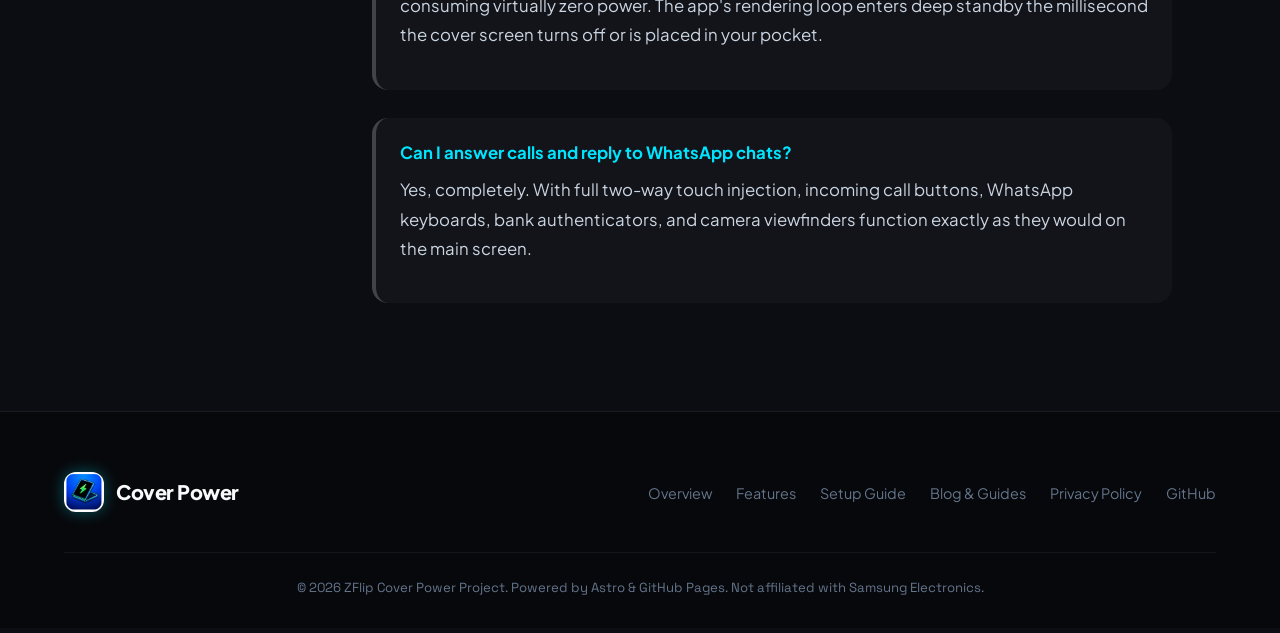
<file: blog/galaxy-z-flip-broken-inner-screen-cover-screen-rescue/index.html>
<!DOCTYPE html><html lang="en"><head><meta charset="UTF-8"><meta name="viewport" content="width=device-width, initial-scale=1.0"><title>Galaxy Z Flip Inner Screen Broken or Black? How to Control Your Entire Phone from the Cover Screen — ZFlip Cover Power</title><meta name="description" content="Don't spend $350 on an immediate screen replacement. Discover how Cover Mirror with Shizuku hardware touch injection turns your working outer Flex Window into a full backup phone."><meta name="keywords" content="galaxy z flip cover screen, z flip flex window, good lock alternative, cover screen launcher, samsung foldable apps, material you android"><link rel="canonical" href="https://powercover.lagbros.com/blog/galaxy-z-flip-broken-inner-screen-cover-screen-rescue/"><!-- OpenGraph --><meta property="og:title" content="Galaxy Z Flip Inner Screen Broken or Black? How to Control Your Entire Phone from the Cover Screen — ZFlip Cover Power"><meta property="og:description" content="Don't spend $350 on an immediate screen replacement. Discover how Cover Mirror with Shizuku hardware touch injection turns your working outer Flex Window into a full backup phone."><meta property="og:image" content="/assets/hero_zflip.jpg"><meta property="og:type" content="website"><meta property="og:url" content="https://powercover.lagbros.com/blog/galaxy-z-flip-broken-inner-screen-cover-screen-rescue/"><meta name="theme-color" content="#0b0d13"><!-- Twitter Cards --><meta name="twitter:card" content="summary_large_image"><meta name="twitter:title" content="Galaxy Z Flip Inner Screen Broken or Black? How to Control Your Entire Phone from the Cover Screen — ZFlip Cover Power"><meta name="twitter:description" content="Don't spend $350 on an immediate screen replacement. Discover how Cover Mirror with Shizuku hardware touch injection turns your working outer Flex Window into a full backup phone."><meta name="twitter:image" content="/assets/hero_zflip.jpg"><!-- Google Fonts Preconnect & Styles --><link rel="preconnect" href="https://fonts.googleapis.com"><link rel="preconnect" href="https://fonts.gstatic.com" crossorigin><link href="https://fonts.googleapis.com/css2?family=Plus+Jakarta+Sans:wght@400;500;600;700;800&family=Space+Grotesk:wght@500;600;700&display=swap" rel="stylesheet"><!-- Favicon --><link rel="icon" type="image/png" href="/assets/logo.png"><link rel="stylesheet" href="/_astro/site.CF0tkhRa.css"><link rel="stylesheet" href="/_astro/galaxy-z-flip-broken-inner-screen-cover-screen-rescue.Dskb_Kg1.css"></head><body><nav class="navbar" aria-label="Main Navigation"><div class="container nav-inner"><a href="/" class="brand-link" aria-label="Home"><img src="/assets/logo.png" alt="ZFlip Cover Power Logo" class="brand-logo" width="40" height="40"><span class="brand-title">Cover Power</span><span class="brand-badge">Z FLIP</span></a><ul class="nav-links"><li><a href="/#overview">Overview</a></li><li><a href="/#features">Features</a></li><li><a href="/#simulator">Simulator</a></li><li><a href="/#guide">Setup Guide</a></li><li><a href="/#faq">FAQ</a></li><li><a href="/blog">Blog</a></li></ul><div class="nav-actions"><a href="https://play.google.com/store/apps/details?id=com.powerflip.cover" target="_blank" rel="noopener noreferrer" class="btn btn-primary"><svg width="18" height="18" viewBox="0 0 24 24" fill="currentColor" aria-hidden="true"><path d="M3.609 1.814L13.792 12 3.61 22.186A2.38 2.38 0 0 1 3 20.434V3.566c0-.66.236-1.246.609-1.752zm11.24 11.242l2.366-2.366-10.9-6.22 8.534 8.586zm2.366-3.712l2.678 1.53c1.077.616 1.077 1.624 0 2.24l-2.678 1.53-2.646-2.65 2.646-2.65zm-3.419 4.764l-8.534 8.586 10.9-6.22-2.366-2.366z"></path></svg>Google Play</a></div></div></nav><main id="main-content" data-astro-cid-k7qbld75><article data-astro-cid-k7qbld75><header class="article-header" data-astro-cid-k7qbld75><div class="container" data-astro-cid-k7qbld75><div class="article-breadcrumb" data-astro-cid-k7qbld75><a href="/" data-astro-cid-k7qbld75>Home</a><span data-astro-cid-k7qbld75>/</span><a href="/blog" data-astro-cid-k7qbld75>Blog</a><span data-astro-cid-k7qbld75>/</span><span style="color:var(--accent-cyan)" data-astro-cid-k7qbld75>Broken Screen Rescue</span></div><div class="hero-pill" style="display:inline-flex; align-items:center; gap:8px; padding:6px 14px; background:rgba(239,68,68,0.12); border:1px solid rgba(239,68,68,0.3); border-radius:9999px; font-size:0.82rem; color:#f87171; margin-bottom:16px;" data-astro-cid-k7qbld75><span style="display:inline-block; width:8px; height:8px; border-radius:50%; background:#ef4444; box-shadow:0 0 8px #ef4444;" data-astro-cid-k7qbld75></span>Emergency Rescue Protocol</div><h1 data-astro-cid-k7qbld75>Galaxy Z Flip Inner Screen Broken or Black? How to Control Your Entire Phone from the Cover Screen</h1><p class="article-lead" data-astro-cid-k7qbld75>Don&#39;t spend $350 on an immediate screen replacement. Discover how Cover Mirror with Shizuku hardware touch injection turns your working outer Flex Window into a full backup phone.</p><div class="article-meta-row" data-astro-cid-k7qbld75><div class="meta-item" data-astro-cid-k7qbld75><svg width="15" height="15" viewBox="0 0 24 24" fill="none" stroke="currentColor" stroke-width="2" data-astro-cid-k7qbld75><circle cx="12" cy="12" r="10" data-astro-cid-k7qbld75></circle><polyline points="12 6 12 12 16 14" data-astro-cid-k7qbld75></polyline></svg><span data-astro-cid-k7qbld75>6 min read</span></div><div class="meta-item" data-astro-cid-k7qbld75><svg width="15" height="15" viewBox="0 0 24 24" fill="none" stroke="currentColor" stroke-width="2" data-astro-cid-k7qbld75><rect x="3" y="4" width="18" height="18" rx="2" ry="2" data-astro-cid-k7qbld75></rect><line x1="16" y1="2" x2="16" y2="6" data-astro-cid-k7qbld75></line><line x1="8" y1="2" x2="8" y2="6" data-astro-cid-k7qbld75></line><line x1="3" y1="10" x2="21" y2="10" data-astro-cid-k7qbld75></line></svg><span data-astro-cid-k7qbld75>Published: September 2026</span></div><div class="meta-item" data-astro-cid-k7qbld75><svg width="15" height="15" viewBox="0 0 24 24" fill="none" stroke="currentColor" stroke-width="2" data-astro-cid-k7qbld75><path d="M20 21v-2a4 4 0 0 0-4-4H8a4 4 0 0 0-4 4v2" data-astro-cid-k7qbld75></path><circle cx="12" cy="7" r="4" data-astro-cid-k7qbld75></circle></svg><span data-astro-cid-k7qbld75>By ZFlip Cover Power Engineering Team</span></div></div></div></header><div class="container article-layout" data-astro-cid-k7qbld75><!-- Sticky Sidebar TOC --><aside class="article-sidebar" data-astro-cid-k7qbld75><nav class="article-toc" aria-label="Table of Contents" data-astro-cid-k7qbld75><h4 data-astro-cid-k7qbld75>In This Article</h4><ul class="toc-list" id="tocList" data-astro-cid-k7qbld75><li data-astro-cid-k7qbld75><a href="#section-nightmare" data-astro-cid-k7qbld75>1. The Broken Screen Reality</a></li><li data-astro-cid-k7qbld75><a href="#section-hardware" data-astro-cid-k7qbld75>2. Why the Cover Screen Still Works</a></li><li data-astro-cid-k7qbld75><a href="#section-cover-mirror" data-astro-cid-k7qbld75>3. The Solution: Cover Mirror Mode</a></li><li data-astro-cid-k7qbld75><a href="#section-touch-injection" data-astro-cid-k7qbld75>4. True Shizuku Touch Injection</a></li><li data-astro-cid-k7qbld75><a href="#section-ratio-fix" data-astro-cid-k7qbld75>5. The 2:3 Ratio Fix (No Letterbox)</a></li><li data-astro-cid-k7qbld75><a href="#section-rotation" data-astro-cid-k7qbld75>6. 4-Way Rotation & Alignment</a></li><li data-astro-cid-k7qbld75><a href="#section-setup" data-astro-cid-k7qbld75>7. Emergency Setup Guide</a></li><li data-astro-cid-k7qbld75><a href="#section-faq" data-astro-cid-k7qbld75>8. Frequently Asked Questions</a></li></ul></nav></aside><!-- Main Content --><div class="article-content" data-astro-cid-k7qbld75><section id="section-nightmare" data-astro-cid-k7qbld75><h2 data-astro-cid-k7qbld75>1. The Foldable Reality: When the Inner Screen Goes Black</h2><p data-astro-cid-k7qbld75>It is the nightmare scenario every folding phone owner dreads. You open your <strong data-astro-cid-k7qbld75>Samsung Galaxy Z Flip</strong>, and suddenly:</p><ul data-astro-cid-k7qbld75><li data-astro-cid-k7qbld75>The inner display stays completely pitch black ("Black Screen of Death").</li><li data-astro-cid-k7qbld75>A violent cluster of green or purple vertical lines flares across the hinge.</li><li data-astro-cid-k7qbld75>The top half of the screen works, but the bottom half is dead to touch input.</li><li data-astro-cid-k7qbld75>Black ink bleed spreads outward from the folding crease.</li></ul><div class="callout callout-danger" data-astro-cid-k7qbld75><h4 data-astro-cid-k7qbld75>The Cost Reality Check</h4><p data-astro-cid-k7qbld75>An official out-of-warranty screen replacement from Samsung authorized centers costs between <strong data-astro-cid-k7qbld75>$300 and $420 USD</strong>. In many instances, Samsung technicians deny warranty claims by pointing to minor scuffs on the hinge frame as evidence of "accidental drops," leaving users stranded without their primary phone, bank authenticators, or WhatsApp backups.</p></div><p data-astro-cid-k7qbld75>Before you rush into an expensive repair or purchase a replacement phone, there is an incredible piece of hardware engineering you can leverage: <strong data-astro-cid-k7qbld75>Your 3.4-inch outer Cover Screen (Flex Window) is completely independent and 100% functional.</strong></p></section><section id="section-hardware" data-astro-cid-k7qbld75><h2 data-astro-cid-k7qbld75>2. Understanding Android Multi-Display: Display 0 vs. Display 1</h2><p data-astro-cid-k7qbld75>Internally, Android treats the Galaxy Z Flip as a dual-display workstation:</p><ul data-astro-cid-k7qbld75><li data-astro-cid-k7qbld75><strong data-astro-cid-k7qbld75>Display ID 0:</strong> The internal 6.7-inch folding AMOLED panel (22:9 aspect ratio, 1080x2640).</li><li data-astro-cid-k7qbld75><strong data-astro-cid-k7qbld75>Display ID 1:</strong> The external 3.4-inch Super AMOLED Flex Window (720x748 resolution).</li></ul><p data-astro-cid-k7qbld75>When your inner screen breaks, the phone's processor (Snapdragon 8 Gen 2 / Gen 3), RAM, modem, and primary operating system (Display 0) continue to run normally in the background. However, Samsung's default One UI software and Good Lock MultiStar restrict the cover screen to a tiny curated whitelist of basic widgets. You cannot open system settings, access banking apps, authenticate Google prompts, or access your file system.</p><p data-astro-cid-k7qbld75>This is where <strong data-astro-cid-k7qbld75>Z Flip Cover Power</strong> fundamentally changes the game.</p></section><section id="section-cover-mirror" data-astro-cid-k7qbld75><h2 data-astro-cid-k7qbld75>3. The Breakthrough: Cover Mirror Mode</h2><p data-astro-cid-k7qbld75>Z Flip Cover Power features an advanced projection engine called <strong data-astro-cid-k7qbld75>Cover Mirror</strong> (<code data-astro-cid-k7qbld75>CoverMirrorActivity</code>). Instead of trying to run individual apps inside sandboxed widgets, Cover Mirror establishes a high-performance hardware surface projection:</p><div class="feature-card-grid" data-astro-cid-k7qbld75><div class="feat-box" data-astro-cid-k7qbld75><h4 data-astro-cid-k7qbld75><svg width="20" height="20" viewBox="0 0 24 24" fill="none" stroke="currentColor" stroke-width="2" data-astro-cid-k7qbld75><rect x="2" y="3" width="20" height="14" rx="2" ry="2" data-astro-cid-k7qbld75></rect><line x1="8" y1="21" x2="16" y2="21" data-astro-cid-k7qbld75></line><line x1="12" y1="17" x2="12" y2="21" data-astro-cid-k7qbld75></line></svg>Full Display 0 Stream</h4><p data-astro-cid-k7qbld75>Captures the native primary Android desktop and pipes the frame buffers directly into a TextureView on the outer display at 60 FPS.</p></div><div class="feat-box" data-astro-cid-k7qbld75><h4 data-astro-cid-k7qbld75><svg width="20" height="20" viewBox="0 0 24 24" fill="none" stroke="currentColor" stroke-width="2" data-astro-cid-k7qbld75><path d="M12 22s8-4 8-10V5l-8-3-8 3v7c0 6 8 10 8 10z" data-astro-cid-k7qbld75></path></svg>Auto-Bypass Security Popups</h4><p data-astro-cid-k7qbld75>Using Shizuku AppOps, the app automatically pre-grants <code data-astro-cid-k7qbld75>PROJECT_MEDIA</code> permission, ensuring no confirmation dialog ever gets stuck on your black inner screen.</p></div></div></section><section id="section-touch-injection" data-astro-cid-k7qbld75><h2 data-astro-cid-k7qbld75>4. The Game-Changer: Two-Way Hardware Touch Injection</h2><p data-astro-cid-k7qbld75>Most screen mirroring apps are <strong data-astro-cid-k7qbld75>view-only</strong>: you can see what is happening, but you cannot interact with it. If your inner screen is unresponsive, a view-only mirror is useless.</p><p data-astro-cid-k7qbld75>Z Flip Cover Power solves this by coupling screen projection with <strong data-astro-cid-k7qbld75>True Shizuku Touch Injection</strong> (implemented in <code data-astro-cid-k7qbld75>ShizukuInputUtil.kt</code>):</p><div class="callout callout-info" data-astro-cid-k7qbld75><h4 data-astro-cid-k7qbld75>How Shizuku Touch Injection Works</h4><p data-astro-cid-k7qbld75>When you touch, swipe, pinch, or type on the external cover screen, Cover Mirror captures the exact touch coordinates, maps them to the primary screen dimensions, and sends them through Android's low-level service manager directly into <code data-astro-cid-k7qbld75>IInputManager.injectInputEvent</code>.</p></div><p data-astro-cid-k7qbld75>This means your physical taps on the outer glass are registered by the Android kernel as legitimate physical touches on the main screen. You can:</p><ol data-astro-cid-k7qbld75><li data-astro-cid-k7qbld75>Unlock your phone using your pattern, PIN, or fingerprint.</li><li data-astro-cid-k7qbld75>Type on full on-screen keyboards (Gboard / Samsung Keyboard).</li><li data-astro-cid-k7qbld75>Swipe down the full One UI notification shade and quick settings.</li><li data-astro-cid-k7qbld75>Open any banking, social, or communication app without restriction.</li><li data-astro-cid-k7qbld75>Navigate with gestures (Back, Home, Recents).</li></ol><div class="callout callout-tip" data-astro-cid-k7qbld75><h4 data-astro-cid-k7qbld75>Accessibility Gesture Fallback</h4><p data-astro-cid-k7qbld75>If you have not configured Shizuku yet, Cover Power includes an automatic fallback through an Android <strong data-astro-cid-k7qbld75>Accessibility Gesture Dispatcher</strong>, enabling basic clicks, long-presses, and scrolling swipes out of the box!</p></div></section><section id="section-ratio-fix" data-astro-cid-k7qbld75><h2 data-astro-cid-k7qbld75>5. The 2:3 Aspect Ratio Tweak (Eliminating Letterbox Bars)</h2><p data-astro-cid-k7qbld75>Here is a problem unique to folding phones: The Galaxy Z Flip inner display is unusually tall and narrow (<strong data-astro-cid-k7qbld75>22:9 ratio</strong>). If you mirror a 22:9 screen onto a nearly square 3.4-inch cover screen (approx. <strong data-astro-cid-k7qbld75>1:1 ratio</strong>), the picture becomes tiny, flanked by massive black borders on the left and right.</p><p data-astro-cid-k7qbld75>Z Flip Cover Power solves this with a built-in Shizuku ADB Preset:</p><div class="code-block" data-astro-cid-k7qbld75><div class="code-header" data-astro-cid-k7qbld75><span data-astro-cid-k7qbld75>ADB Preset: 2:3 Aspect Ratio for Cover Mirror</span><button style="background:none; border:none; color:var(--accent-cyan); font-weight:bold; cursor:pointer;" type="button" class="copy-btn" data-code="wm size 1080x1600 &amp;&amp; wm density 400" data-astro-cid-k7qbld75>Copy</button></div><code data-astro-cid-k7qbld75>wm size 1080x1600 &amp;&amp; wm density 400</code></div><p data-astro-cid-k7qbld75><strong data-astro-cid-k7qbld75>What this command accomplishes:</strong></p><ul data-astro-cid-k7qbld75><li data-astro-cid-k7qbld75>Forces Android's primary rendering viewport into a standard <strong data-astro-cid-k7qbld75>2:3 aspect ratio</strong> (1080x1600) with a comfortable 400 DPI.</li><li data-astro-cid-k7qbld75>The mirrored projection instantly fills the Flex Window edge-to-edge.</li><li data-astro-cid-k7qbld75>Icons, text, buttons, and keyboard keys become large, legible, and easy to press with your thumb.</li><li data-astro-cid-k7qbld75>Whenever you want to restore original factory settings, the app has a 1-tap <strong data-astro-cid-k7qbld75>Reset Preset</strong>:</li></ul><div class="code-block" data-astro-cid-k7qbld75><div class="code-header" data-astro-cid-k7qbld75><span data-astro-cid-k7qbld75>ADB Preset: Factory Screen Reset</span><button style="background:none; border:none; color:var(--accent-cyan); font-weight:bold; cursor:pointer;" type="button" class="copy-btn" data-code="wm size reset &amp;&amp; wm density reset" data-astro-cid-k7qbld75>Copy</button></div><code data-astro-cid-k7qbld75>wm size reset &amp;&amp; wm density reset</code></div></section><section id="section-rotation" data-astro-cid-k7qbld75><h2 data-astro-cid-k7qbld75>6. 4-Way Rotation & Dynamic Canvas Alignment</h2><p data-astro-cid-k7qbld75>Depending on how you hold your folded Z Flip, you may want to view apps vertically or horizontally. Cover Mirror includes dedicated on-screen floating Material 3 pill controls:</p><div class="comparison-table-wrapper" data-astro-cid-k7qbld75><table class="comparison-table" data-astro-cid-k7qbld75><thead data-astro-cid-k7qbld75><tr data-astro-cid-k7qbld75><th data-astro-cid-k7qbld75>Feature</th><th data-astro-cid-k7qbld75>Control</th><th data-astro-cid-k7qbld75>Benefit</th></tr></thead><tbody data-astro-cid-k7qbld75><tr data-astro-cid-k7qbld75><td data-astro-cid-k7qbld75><strong data-astro-cid-k7qbld75>Canvas Rotation</strong></td><td data-astro-cid-k7qbld75>Cycle 0° → 90° → 180° → 270°</td><td data-astro-cid-k7qbld75>Allows playing landscape games, watching full 16:9 YouTube videos, or holding the folded phone sideways.</td></tr><tr data-astro-cid-k7qbld75><td data-astro-cid-k7qbld75><strong data-astro-cid-k7qbld75>Canvas Alignment</strong></td><td data-astro-cid-k7qbld75>Start | Center | End</td><td data-astro-cid-k7qbld75>Positions the display area adjacent to the camera cutout or flush against the hinge for optimal thumb reach.</td></tr><tr data-astro-cid-k7qbld75><td data-astro-cid-k7qbld75><strong data-astro-cid-k7qbld75>Quick Close</strong></td><td data-astro-cid-k7qbld75>Emergency Stop Button</td><td data-astro-cid-k7qbld75>Instantly terminates the projection session and returns to the standard cover launcher.</td></tr></tbody></table></div></section><section id="section-setup" data-astro-cid-k7qbld75><h2 data-astro-cid-k7qbld75>7. Step-by-Step Emergency Setup Guide</h2><p data-astro-cid-k7qbld75>Here is how to set up Cover Mirror depending on the current condition of your device:</p><h3 data-astro-cid-k7qbld75>Scenario A: Inner touch still partially responds OR you already have Shizuku installed</h3><ol data-astro-cid-k7qbld75><li data-astro-cid-k7qbld75>Download and open <strong data-astro-cid-k7qbld75>Z Flip Cover Power</strong> from Google Play.</li><li data-astro-cid-k7qbld75>Navigate to <strong data-astro-cid-k7qbld75>Settings &gt; Shizuku ADB Presets</strong>.</li><li data-astro-cid-k7qbld75>Enable the switch: <strong data-astro-cid-k7qbld75>"Projection with Shizuku"</strong>. (This pre-grants screen capture rights via AppOps so you never need to confirm on the broken screen).</li><li data-astro-cid-k7qbld75>Tap <strong data-astro-cid-k7qbld75>Run</strong> on the preset: <code data-astro-cid-k7qbld75>Set Inner Screen to 2:3 Aspect Ratio</code>.</li><li data-astro-cid-k7qbld75>Close your phone. On your cover screen, tap the <strong data-astro-cid-k7qbld75>Mirror</strong> quick toggle. You are now controlling your entire phone!</li></ol><h3 data-astro-cid-k7qbld75>Scenario B: Inner screen is 100% black / unresponsive</h3><ol data-astro-cid-k7qbld75><li data-astro-cid-k7qbld75>Connect a standard USB mouse to your Z Flip using a <strong data-astro-cid-k7qbld75>USB-C to USB-A adapter</strong>. A mouse cursor will instantly appear on your screen (even if inner display is black, you can see it if mirrored, or use your PC).</li><li data-astro-cid-k7qbld75>Alternatively, connect your phone to a computer via USB cable and run:</li></ol><div class="code-block" data-astro-cid-k7qbld75><div class="code-header" data-astro-cid-k7qbld75><span data-astro-cid-k7qbld75>Terminal / CMD</span><button style="background:none; border:none; color:var(--accent-cyan); font-weight:bold; cursor:pointer;" type="button" class="copy-btn" data-code="adb shell appops set com.powerflip.cover PROJECT_MEDIA allow &amp;&amp; adb shell wm size 1080x1600 &amp;&amp; adb shell wm density 400" data-astro-cid-k7qbld75>Copy</button></div><code data-astro-cid-k7qbld75>adb shell appops set com.powerflip.cover PROJECT_MEDIA allow<br data-astro-cid-k7qbld75>adb shell wm size 1080x1600<br data-astro-cid-k7qbld75>adb shell wm density 400</code></div><p data-astro-cid-k7qbld75>From this point on, you will never need a computer again. Fold your phone shut, swipe to the Z Flip Cover Power widget on your Flex Window, and launch <strong data-astro-cid-k7qbld75>Cover Mirror</strong>.</p></section><section class="article-cta" data-astro-cid-k7qbld75><h3 data-astro-cid-k7qbld75>Save Your Phone and Your Wallet Today</h3><p data-astro-cid-k7qbld75>Don't let a cracked inner screen turn your $1,000 foldable into an expensive paperweight. Experience the only cover launcher engineered with built-in hardware rescue capabilities.</p><a href="https://play.google.com/store/apps/details?id=com.powerflip.cover" target="_blank" rel="noopener noreferrer" class="btn btn-primary btn-large" data-astro-cid-k7qbld75><svg width="20" height="20" viewBox="0 0 24 24" fill="currentColor" aria-hidden="true" data-astro-cid-k7qbld75><path d="M3.609 1.814L13.792 12 3.61 22.186A2.38 2.38 0 0 1 3 20.434V3.566c0-.66.236-1.246.609-1.752zm11.24 11.242l2.366-2.366-10.9-6.22 8.534 8.586zm2.366-3.712l2.678 1.53c1.077.616 1.077 1.624 0 2.24l-2.678 1.53-2.646-2.65 2.646-2.65zm-3.419 4.764l-8.534 8.586 10.9-6.22-2.366-2.366z" data-astro-cid-k7qbld75></path></svg>Download Z Flip Cover Power on Google Play</a></section><section id="section-faq" data-astro-cid-k7qbld75><h2 data-astro-cid-k7qbld75>8. Frequently Asked Questions</h2><div class="callout callout-info" style="border-left-color: rgba(255,255,255,0.2); background: rgba(255,255,255,0.03);" data-astro-cid-k7qbld75><h4 data-astro-cid-k7qbld75>Does Cover Mirror require root access?</h4><p data-astro-cid-k7qbld75>No. Z Flip Cover Power uses official Android MediaProjection APIs and Shizuku over wireless debugging. Zero root privileges and zero bootloader unlocking are required. Your Knox security and Samsung Pay status remain intact.</p></div><div class="callout callout-info" style="border-left-color: rgba(255,255,255,0.2); background: rgba(255,255,255,0.03);" data-astro-cid-k7qbld75><h4 data-astro-cid-k7qbld75>Does mirroring drain my battery quickly?</h4><p data-astro-cid-k7qbld75>No. When Cover Mirror is active, the broken inner display backlight is powered down, consuming virtually zero power. The app's rendering loop enters deep standby the millisecond the cover screen turns off or is placed in your pocket.</p></div><div class="callout callout-info" style="border-left-color: rgba(255,255,255,0.2); background: rgba(255,255,255,0.03);" data-astro-cid-k7qbld75><h4 data-astro-cid-k7qbld75>Can I answer calls and reply to WhatsApp chats?</h4><p data-astro-cid-k7qbld75>Yes, completely. With full two-way touch injection, incoming call buttons, WhatsApp keyboards, bank authenticators, and camera viewfinders function exactly as they would on the main screen.</p></div></section></div></div></article></main><footer class="footer"><div class="container"><div class="footer-inner"><div class="brand-link"><img src="/assets/logo.png" alt="Cover Power Logo" class="brand-logo" width="40" height="40"><span class="brand-title">Cover Power</span></div><ul class="footer-links"><li><a href="#overview">Overview</a></li><li><a href="#features">Features</a></li><li><a href="#guide">Setup Guide</a></li><li><a href="/blog">Blog &amp; Guides</a></li><li><a href="/privacy">Privacy Policy</a></li><li><a href="#">GitHub</a></li></ul></div><div class="footer-bottom">&copy; 2026 ZFlip Cover Power Project. Powered by Astro & GitHub Pages. Not affiliated with Samsung Electronics.</div></div></footer></body></html><script type="module">function e(){document.querySelectorAll(`.copy-btn`).forEach(e=>{e.addEventListener(`click`,()=>{let t=e.getAttribute(`data-code`);t&&navigator.clipboard.writeText(t).then(()=>{let t=e.textContent;e.textContent=`Copied!`,setTimeout(()=>{e.textContent=t},2e3)})})});let e=document.querySelectorAll(`section[id]`),t=document.querySelectorAll(`.toc-list a`);window.addEventListener(`scroll`,()=>{let n=``;e.forEach(e=>{let t=e.offsetTop-140;window.pageYOffset>=t&&(n=e.getAttribute(`id`)||``)}),t.forEach(e=>{e.classList.remove(`active`),e.getAttribute(`href`)===`#${n}`&&e.classList.add(`active`)})},{passive:!0})}e(),document.addEventListener(`astro:page-load`,e);</script>
</file>
<file: _astro/site.CF0tkhRa.css>
:root{--bg-primary:#0b0d13;--bg-surface:#131722;--bg-surface-elevated:#1c2130;--bg-card:#181d2a;--bg-glass:#131722bf;--bg-glass-border:#ffffff14;--accent-cyan:#00e5ff;--accent-cyan-glow:#00e5ff59;--accent-violet:#8a2be2;--accent-purple:#7928ca;--accent-blue:#2979ff;--accent-green:#00e676;--text-primary:#f8fafc;--text-secondary:#94a3b8;--text-muted:#64748b;--font-sans:"Plus Jakarta Sans", -apple-system, BlinkMacSystemFont, sans-serif;--font-mono:"Space Grotesk", monospace;--radius-sm:8px;--radius-md:16px;--radius-lg:24px;--radius-xl:32px;--radius-full:9999px;--shadow-sm:0 4px 12px #0000004d;--shadow-glow:0 20px 40px -15px #00e5ff33, 0 0 35px #8a2be226;--transition-smooth:all .3s cubic-bezier(.16, 1, .3, 1)}*,:before,:after{box-sizing:border-box;margin:0;padding:0}html{scroll-behavior:smooth;background-color:var(--bg-primary);color:var(--text-primary);font-size:16px;font-family:var(--font-sans);overflow-x:hidden}body{background:radial-gradient(circle at 80% 10%, #8a2be21f 0%, transparent 50%), radial-gradient(circle at 20% 40%, #00e5ff14 0%, transparent 60%), var(--bg-primary);min-height:100vh;line-height:1.6;position:relative}.container{width:100%;max-width:1200px;margin:0 auto;padding:0 24px}.navbar{z-index:100;-webkit-backdrop-filter:blur(18px);background:var(--bg-glass);border-bottom:1px solid var(--bg-glass-border);transition:var(--transition-smooth);position:sticky;top:0}.nav-inner{justify-content:space-between;align-items:center;height:76px;display:flex}.brand-link{color:var(--text-primary);align-items:center;gap:12px;text-decoration:none;display:flex}.brand-logo{object-fit:cover;width:40px;height:40px;box-shadow:0 0 15px var(--accent-cyan-glow);border-radius:12px}.brand-title{letter-spacing:-.5px;font-size:1.25rem;font-weight:800}.brand-badge{font-size:.7rem;font-family:var(--font-mono);color:var(--accent-cyan);border-radius:var(--radius-full);background:#00e5ff1a;border:1px solid #00e5ff40;padding:2px 8px;font-weight:600}.nav-links{align-items:center;gap:32px;list-style:none;display:flex}.nav-links a{color:var(--text-secondary);transition:var(--transition-smooth);font-size:.925rem;font-weight:500;text-decoration:none}.nav-links a:hover{color:var(--accent-cyan)}.btn{border-radius:var(--radius-full);transition:var(--transition-smooth);cursor:pointer;border:1px solid #0000;justify-content:center;align-items:center;gap:10px;padding:12px 24px;font-size:.95rem;font-weight:600;text-decoration:none;display:inline-flex}.btn-primary{color:#000;box-shadow:0 4px 20px var(--accent-cyan-glow);background:linear-gradient(135deg,#00e5ff 0%,#2979ff 50%,#8a2be2 100%);font-weight:700}.btn-primary:hover{color:#000;transform:translateY(-2px);box-shadow:0 8px 30px #00e5ff80}.btn-secondary{background:var(--bg-surface-elevated);color:var(--text-primary);border-color:var(--bg-glass-border)}.btn-secondary:hover{color:#fff;background:#ffffff14;transform:translateY(-2px)}.btn-large{padding:15px 34px;font-size:1.05rem}.hero{padding:80px 0 60px;position:relative}.hero-grid{grid-template-columns:1.15fr 1fr;align-items:center;gap:60px;display:grid}.hero-pill{border-radius:var(--radius-full);color:#d8b4fe;background:#8a2be21f;border:1px solid #8a2be24d;align-items:center;gap:8px;margin-bottom:24px;padding:6px 16px;font-size:.825rem;font-weight:600;display:inline-flex}.hero-title{letter-spacing:-1.5px;margin-bottom:24px;font-size:3.8rem;font-weight:800;line-height:1.12}.gradient-text{background:linear-gradient(135deg,#00e5ff 0%,#a855f7 100%);-webkit-text-fill-color:transparent;-webkit-background-clip:text}.hero-lead{color:var(--text-secondary);max-width:540px;margin-bottom:36px;font-size:1.15rem;line-height:1.7}.hero-actions{flex-wrap:wrap;gap:16px;margin-bottom:36px;display:flex}.hero-specs{color:var(--text-muted);flex-wrap:wrap;gap:24px;font-size:.85rem;display:flex}.hero-spec-item{align-items:center;gap:8px;display:flex}.phone-mockup-wrapper{justify-content:center;align-items:center;display:flex;position:relative}.zflip-device{background:#151821;border:3px solid #2a3142;border-radius:42px;width:360px;height:380px;padding:16px;position:relative;box-shadow:0 30px 60px -20px #000000e6,0 0 45px #00e5ff33}.camera-module{z-index:10;gap:12px;display:flex;position:absolute;top:26px;left:28px}.lens{background:radial-gradient(circle at 35% 35%,#3a4155 0%,#080a0f 75%);border:2px solid #232734;border-radius:50%;width:24px;height:24px;box-shadow:inset 0 0 5px #000c,0 0 8px #00000080}.cover-screen{background:#0d1017;border:1px solid #ffffff0d;border-radius:28px;flex-direction:column;width:100%;height:100%;display:flex;position:relative;overflow:hidden;box-shadow:inset 0 0 15px #000c}.cover-notch-spacer{height:52px;color:var(--text-secondary);justify-content:flex-end;align-items:center;padding:0 18px;font-size:.75rem;font-weight:600;display:flex}.cover-view-container{flex-direction:column;flex:1;padding:12px 18px 18px;display:flex;position:relative}.cover-header-widget{justify-content:space-between;align-items:flex-start;margin-bottom:16px;display:flex}.cover-time{letter-spacing:-1px;font-size:2.4rem;font-weight:800;line-height:1}.cover-date{color:var(--text-secondary);margin-top:4px;font-size:.75rem}.cover-weather{text-align:right;color:var(--accent-cyan);background:#00e5ff14;border:1px solid #00e5ff26;border-radius:12px;padding:6px 10px;font-size:.8rem}.cover-apps-grid{grid-template-columns:repeat(4,1fr);gap:12px;display:grid}.cover-app-icon{cursor:pointer;transition:var(--transition-smooth);background:0 0;border:none;flex-direction:column;align-items:center;gap:6px;display:flex}.cover-app-icon:hover{transform:scale(1.1)}.app-glyph{width:46px;height:46px;box-shadow:var(--shadow-sm);color:#fff;transition:var(--transition-smooth);border-radius:14px;justify-content:center;align-items:center;display:flex}.app-label{color:var(--text-secondary);font-size:.65rem;font-weight:500}.simulated-app-view{opacity:0;pointer-events:none;z-index:20;background:#11141d;flex-direction:column;padding:16px;transition:opacity .25s,transform .25s;display:flex;position:absolute;inset:0;transform:translateY(12px)}.simulated-app-view.active{opacity:1;pointer-events:auto;transform:translateY(0)}.sim-app-header{border-bottom:1px solid var(--bg-glass-border);justify-content:space-between;align-items:center;margin-bottom:14px;padding-bottom:8px;display:flex}.sim-back-btn{color:#fff;border-radius:var(--radius-full);cursor:pointer;background:#ffffff1a;border:none;padding:4px 10px;font-size:.75rem}.section{padding:100px 0;position:relative}.section-header{text-align:center;max-width:680px;margin:0 auto 64px}.section-tag{font-family:var(--font-mono);color:var(--accent-cyan);text-transform:uppercase;letter-spacing:2px;margin-bottom:12px;font-size:.8rem}.section-title{letter-spacing:-.5px;margin-bottom:18px;font-size:2.8rem;font-weight:800;line-height:1.2}.section-desc{color:var(--text-secondary);font-size:1.1rem;line-height:1.6}.bento-grid{grid-template-columns:repeat(3,1fr);gap:24px;display:grid}.bento-card{background:var(--bg-card);border:1px solid var(--bg-glass-border);border-radius:var(--radius-lg);transition:var(--transition-smooth);padding:36px 30px;position:relative;overflow:hidden}.bento-card:hover{box-shadow:var(--shadow-glow);border-color:#00e5ff59;transform:translateY(-4px)}.bento-card.span-2{grid-column:span 2}.bento-icon{border-radius:var(--radius-md);width:52px;height:52px;color:var(--accent-cyan);background:#00e5ff1a;justify-content:center;align-items:center;margin-bottom:24px;display:flex}.bento-card h3{margin-bottom:12px;font-size:1.35rem;font-weight:700}.bento-card p{color:var(--text-secondary);font-size:.95rem;line-height:1.65}.tech-tags{flex-wrap:wrap;gap:8px;margin-top:20px;display:flex}.tech-tag{font-size:.725rem;font-family:var(--font-mono);background:var(--bg-surface-elevated);border-radius:var(--radius-full);color:var(--text-muted);border:1px solid var(--bg-glass-border);padding:4px 10px}.steps-grid{grid-template-columns:repeat(3,1fr);gap:24px;display:grid}.step-card{background:var(--bg-card);border:1px solid var(--bg-glass-border);border-radius:var(--radius-lg);padding:36px 28px;position:relative}.step-number{font-size:2.6rem;font-weight:800;font-family:var(--font-mono);color:#00e5ff40;margin-bottom:16px;line-height:1}.step-card h4{margin-bottom:10px;font-size:1.25rem}.step-card p{color:var(--text-secondary);font-size:.925rem;line-height:1.6}.faq-grid{flex-direction:column;gap:16px;max-width:800px;margin:0 auto;display:flex}.faq-item{background:var(--bg-card);border:1px solid var(--bg-glass-border);border-radius:var(--radius-md);transition:var(--transition-smooth);overflow:hidden}.faq-question{text-align:left;width:100%;color:var(--text-primary);cursor:pointer;background:0 0;border:none;justify-content:space-between;align-items:center;padding:22px 28px;font-size:1.05rem;font-weight:600;display:flex}.faq-icon{color:var(--accent-cyan);font-size:1.4rem;transition:transform .3s}.faq-answer{max-height:0;color:var(--text-secondary);padding:0 28px;font-size:.95rem;line-height:1.65;transition:max-height .35s,padding .35s;overflow:hidden}.faq-item.active .faq-icon{transform:rotate(45deg)}.faq-item.active .faq-answer{max-height:250px;padding:0 28px 22px}.cta-box{border-radius:var(--radius-xl);text-align:center;box-shadow:var(--shadow-glow);background:linear-gradient(135deg,#181d2a 0%,#0d1017 100%);border:1px solid #00e5ff4d;padding:64px 48px}.cta-box h2{letter-spacing:-1px;margin-bottom:16px;font-size:3rem;font-weight:800}.cta-box p{color:var(--text-secondary);max-width:580px;margin:0 auto 36px;font-size:1.15rem}.footer{border-top:1px solid var(--bg-glass-border);background:#07080b;padding:60px 0 30px}.footer-inner{flex-wrap:wrap;justify-content:space-between;align-items:center;gap:24px;margin-bottom:40px;display:flex}.footer-links{gap:24px;list-style:none;display:flex}.footer-links a{color:var(--text-muted);transition:var(--transition-smooth);font-size:.9rem;text-decoration:none}.footer-links a:hover{color:var(--accent-cyan)}.footer-bottom{text-align:center;color:var(--text-muted);font-size:.825rem;font-family:var(--font-mono);border-top:1px solid #ffffff0d;padding-top:24px}.modal{backdrop-filter:blur(8px);z-index:1000;opacity:0;pointer-events:none;background:#000c;justify-content:center;align-items:center;padding:24px;transition:opacity .3s;display:flex;position:fixed;inset:0}.modal.open{opacity:1;pointer-events:auto}.modal-content{background:var(--bg-card);border:1px solid var(--bg-glass-border);border-radius:var(--radius-lg);width:100%;max-width:700px;max-height:85vh;padding:40px;position:relative;overflow-y:auto}.modal-close{color:var(--text-muted);cursor:pointer;background:0 0;border:none;font-size:1.5rem;position:absolute;top:20px;right:20px}@media (width<=992px){.hero-grid{grid-template-columns:1fr;gap:48px}.bento-grid,.steps-grid{grid-template-columns:1fr}.bento-card.span-2{grid-column:span 1}.hero-title{font-size:2.8rem}.nav-links{display:none}}.policy-hero{text-align:center;padding:80px 0 40px;position:relative}.policy-breadcrumb{color:var(--text-muted);background:var(--bg-surface);border:1px solid var(--bg-glass-border);border-radius:var(--radius-full);align-items:center;gap:8px;margin-bottom:20px;padding:6px 14px;font-size:.85rem;display:inline-flex}.policy-breadcrumb a{color:var(--text-secondary);text-decoration:none;transition:color .2s}.policy-breadcrumb a:hover{color:var(--accent-cyan)}.policy-hero h1{letter-spacing:-.02em;margin-bottom:16px;font-size:clamp(2.4rem,5vw,3.4rem);font-weight:800}.policy-hero p{color:var(--text-secondary);max-width:680px;margin:0 auto 24px;font-size:1.1rem}.policy-meta-bar{color:var(--text-muted);background:var(--bg-glass);border:1px solid var(--bg-glass-border);border-radius:var(--radius-md);flex-wrap:wrap;justify-content:center;gap:20px;padding:10px 20px;font-size:.85rem;display:inline-flex}.policy-meta-item{align-items:center;gap:6px;display:flex}.policy-meta-item strong{color:var(--text-primary)}.policy-highlights{grid-template-columns:repeat(auto-fit,minmax(240px,1fr));gap:20px;margin:40px 0 60px;display:grid}.highlight-card{background:var(--bg-card);border:1px solid var(--bg-glass-border);border-radius:var(--radius-md);transition:var(--transition-smooth);flex-direction:column;gap:12px;padding:24px;display:flex;position:relative;overflow:hidden}.highlight-card:before{content:"";background:linear-gradient(90deg, var(--accent-cyan), var(--accent-violet));height:2px;position:absolute;top:0;left:0;right:0}.highlight-icon{width:44px;height:44px;color:var(--accent-cyan);background:#00e5ff1a;border-radius:12px;justify-content:center;align-items:center;display:flex}.highlight-card h4{color:var(--text-primary);font-size:1.1rem;font-weight:700}.highlight-card p{color:var(--text-secondary);font-size:.9rem;line-height:1.5}.policy-layout{grid-template-columns:280px 1fr;align-items:start;gap:48px;padding-bottom:100px;display:grid}.policy-sidebar{flex-direction:column;gap:24px;display:flex;position:sticky;top:96px}.policy-toc{background:var(--bg-card);border:1px solid var(--bg-glass-border);border-radius:var(--radius-md);padding:24px}.policy-toc h3{font-size:.9rem;font-family:var(--font-mono);text-transform:uppercase;letter-spacing:.05em;color:var(--accent-cyan);margin-bottom:16px}.toc-list{flex-direction:column;gap:8px;list-style:none;display:flex}.toc-list a{color:var(--text-secondary);border-radius:var(--radius-sm);border-left:2px solid #0000;padding:6px 10px;font-size:.88rem;text-decoration:none;transition:all .2s;display:block}.toc-list a:hover,.toc-list a.active{color:var(--text-primary);background:var(--bg-surface-elevated);border-left-color:var(--accent-cyan);padding-left:14px}.policy-actions{flex-direction:column;gap:10px;display:flex}.policy-btn{border-radius:var(--radius-sm);background:var(--bg-surface);color:var(--text-secondary);border:1px solid var(--bg-glass-border);cursor:pointer;transition:var(--transition-smooth);justify-content:center;align-items:center;gap:8px;padding:10px 16px;font-size:.85rem;font-weight:600;text-decoration:none;display:inline-flex}.policy-btn:hover{background:var(--bg-surface-elevated);color:var(--text-primary);border-color:#fff3}.policy-article{background:var(--bg-card);border:1px solid var(--bg-glass-border);border-radius:var(--radius-lg);box-shadow:var(--shadow-sm);padding:48px}.policy-section{border-bottom:1px solid var(--bg-glass-border);margin-bottom:40px;padding-bottom:40px;scroll-margin-top:100px}.policy-section:last-child{border-bottom:none;margin-bottom:0;padding-bottom:0}.policy-section-num{font-family:var(--font-mono);color:var(--accent-cyan);letter-spacing:.05em;margin-bottom:6px;font-size:.85rem}.policy-section h2{color:var(--text-primary);margin-bottom:16px;font-size:1.8rem;font-weight:800}.policy-section h3{color:var(--text-primary);margin:24px 0 12px;font-size:1.2rem}.policy-section p{color:var(--text-secondary);margin-bottom:16px;font-size:.98rem;line-height:1.75}.policy-section ul,.policy-section ol{color:var(--text-secondary);margin-bottom:16px;padding-left:24px;line-height:1.75}.policy-section li{margin-bottom:8px}.policy-callout{border-left:4px solid var(--accent-cyan);border-radius:0 var(--radius-md) var(--radius-md) 0;background:#00e5ff14;margin:20px 0;padding:18px 22px}.policy-callout.highlight-purple{border-left-color:var(--accent-violet);background:#8a2be214}.policy-callout.highlight-success{border-left-color:var(--accent-green);background:#00e67614}.policy-callout h4{color:var(--text-primary);margin-bottom:6px;font-size:1rem;font-weight:700}.policy-callout p{margin-bottom:0;font-size:.92rem}.permissions-grid{grid-template-columns:1fr;gap:16px;margin:20px 0;display:grid}.perm-card{background:var(--bg-surface-elevated);border:1px solid var(--bg-glass-border);border-radius:var(--radius-md);align-items:flex-start;gap:16px;padding:20px;display:flex}.perm-icon{width:40px;height:40px;color:var(--accent-cyan);background:#00e5ff1f;border-radius:10px;flex-shrink:0;justify-content:center;align-items:center;display:flex}.perm-details h4{color:var(--text-primary);flex-wrap:wrap;align-items:center;gap:8px;margin-bottom:6px;font-size:1rem;font-weight:700;display:flex}.perm-tag{font-family:var(--font-mono);border-radius:var(--radius-full);color:var(--accent-cyan);border:1px solid var(--bg-glass-border);background:#ffffff0f;padding:2px 8px;font-size:.75rem}.perm-tag.required{color:#ff5252;background:#ff52521f;border-color:#ff52524d}.perm-tag.optional{color:#00e676;background:#00e6761f;border-color:#00e6764d}.perm-details p{margin-bottom:0;font-size:.9rem;line-height:1.55}.contact-box{background:var(--bg-surface-elevated);border:1px solid var(--bg-glass-border);border-radius:var(--radius-md);flex-wrap:wrap;align-items:center;gap:20px;margin-top:20px;padding:24px;display:flex}.contact-box-icon{width:48px;height:48px;color:var(--accent-cyan);background:#00e5ff26;border-radius:50%;flex-shrink:0;justify-content:center;align-items:center;display:flex}@media (width<=900px){.policy-layout{grid-template-columns:1fr;gap:32px}.policy-sidebar{position:static}.policy-article{padding:28px 20px}}@media print{body{color:#111!important;background:#fff!important}.navbar,.policy-sidebar,.footer,.policy-actions,.policy-hero p,.policy-breadcrumb{display:none!important}.policy-article{box-shadow:none!important;background:0 0!important;border:none!important;padding:0!important}.policy-section{border-bottom:1px solid #ddd!important}.policy-section h2,.policy-section h3,.policy-hero h1{color:#000!important}.policy-section p,.policy-section li{color:#333!important}}
</file>
<file: _astro/galaxy-z-flip-broken-inner-screen-cover-screen-rescue.Dskb_Kg1.css>
.article-header[data-astro-cid-k7qbld75]{text-align:center;padding:60px 0 30px}.article-breadcrumb[data-astro-cid-k7qbld75]{color:var(--text-secondary);justify-content:center;align-items:center;gap:8px;margin-bottom:20px;font-size:.85rem;display:flex}.article-breadcrumb[data-astro-cid-k7qbld75] a[data-astro-cid-k7qbld75]{color:var(--text-secondary);text-decoration:none;transition:color .2s}.article-breadcrumb[data-astro-cid-k7qbld75] a[data-astro-cid-k7qbld75]:hover{color:var(--accent-cyan)}.article-header[data-astro-cid-k7qbld75] h1[data-astro-cid-k7qbld75]{max-width:900px;margin:0 auto 20px;font-family:Space Grotesk,sans-serif;font-size:2.6rem;font-weight:800;line-height:1.25}.article-lead[data-astro-cid-k7qbld75]{color:var(--text-secondary);max-width:760px;margin:0 auto 24px;font-size:1.15rem;line-height:1.6}.article-meta-row[data-astro-cid-k7qbld75]{color:var(--text-muted,#94a3b8);flex-wrap:wrap;justify-content:center;align-items:center;gap:24px;font-size:.88rem;display:flex}.meta-item[data-astro-cid-k7qbld75]{align-items:center;gap:6px;display:flex}.article-layout[data-astro-cid-k7qbld75]{grid-template-columns:260px 1fr;align-items:start;gap:48px;margin-top:40px;margin-bottom:80px;display:grid}.article-sidebar[data-astro-cid-k7qbld75]{position:sticky;top:90px}.article-toc[data-astro-cid-k7qbld75]{background:var(--bg-surface-elevated,#131620);border:1px solid #ffffff14;border-radius:16px;padding:20px}.article-toc[data-astro-cid-k7qbld75] h4[data-astro-cid-k7qbld75]{text-transform:uppercase;letter-spacing:.08em;color:var(--text-secondary);margin-bottom:14px;font-size:.85rem;font-weight:700}.toc-list[data-astro-cid-k7qbld75]{flex-direction:column;gap:8px;margin:0;padding:0;list-style:none;display:flex}.toc-list[data-astro-cid-k7qbld75] a[data-astro-cid-k7qbld75]{color:var(--text-secondary);font-size:.82rem;line-height:1.4;text-decoration:none;transition:color .2s;display:block}.toc-list[data-astro-cid-k7qbld75] a[data-astro-cid-k7qbld75]:hover{color:var(--accent-cyan)}.toc-list[data-astro-cid-k7qbld75] a[data-astro-cid-k7qbld75].active{color:var(--accent-cyan);font-weight:600}.article-content[data-astro-cid-k7qbld75]{color:#cbd5e1;max-width:800px;font-size:1.05rem;line-height:1.75}.article-content[data-astro-cid-k7qbld75] h2[data-astro-cid-k7qbld75]{color:var(--text-primary,#fff);margin-top:48px;margin-bottom:18px;scroll-margin-top:100px;font-family:Space Grotesk,sans-serif;font-size:1.8rem;font-weight:800}.article-content[data-astro-cid-k7qbld75] h3[data-astro-cid-k7qbld75]{color:var(--text-primary,#fff);margin-top:32px;margin-bottom:12px;font-size:1.3rem;font-weight:700}.article-content[data-astro-cid-k7qbld75] p[data-astro-cid-k7qbld75]{margin-bottom:20px}.article-content[data-astro-cid-k7qbld75] ul[data-astro-cid-k7qbld75],.article-content[data-astro-cid-k7qbld75] ol[data-astro-cid-k7qbld75]{margin-bottom:24px;padding-left:24px}.article-content[data-astro-cid-k7qbld75] li[data-astro-cid-k7qbld75]{margin-bottom:8px}.article-content[data-astro-cid-k7qbld75] strong[data-astro-cid-k7qbld75]{color:#f8fafc}.callout[data-astro-cid-k7qbld75]{border-left:4px solid;border-radius:16px;margin:28px 0;padding:20px 24px}.callout-danger[data-astro-cid-k7qbld75]{background:#ef444414;border-left-color:#ef4444}.callout-danger[data-astro-cid-k7qbld75] h4[data-astro-cid-k7qbld75]{color:#f87171;margin-bottom:8px;font-size:1.05rem}.callout-info[data-astro-cid-k7qbld75]{border-left-color:var(--accent-cyan);background:#00e5ff14}.callout-info[data-astro-cid-k7qbld75] h4[data-astro-cid-k7qbld75]{color:var(--accent-cyan);margin-bottom:8px;font-size:1.05rem}.callout-tip[data-astro-cid-k7qbld75]{background:#22c55e14;border-left-color:#22c55e}.callout-tip[data-astro-cid-k7qbld75] h4[data-astro-cid-k7qbld75]{color:#4ade80;margin-bottom:8px;font-size:1.05rem}.code-block[data-astro-cid-k7qbld75]{color:#38bdf8;background:#090c15;border:1px solid #ffffff1a;border-radius:12px;margin:20px 0;padding:16px 20px;font-family:Courier New,Courier,monospace;font-size:.92rem;position:relative;overflow-x:auto}.code-header[data-astro-cid-k7qbld75]{color:#64748b;text-transform:uppercase;letter-spacing:.05em;justify-content:space-between;align-items:center;margin-bottom:8px;font-size:.75rem;font-weight:700;display:flex}.feature-card-grid[data-astro-cid-k7qbld75]{grid-template-columns:1fr 1fr;gap:20px;margin:32px 0;display:grid}.feat-box[data-astro-cid-k7qbld75]{background:var(--bg-surface-elevated,#131620);border:1px solid #ffffff14;border-radius:16px;padding:20px}.feat-box[data-astro-cid-k7qbld75] h4[data-astro-cid-k7qbld75]{color:var(--accent-cyan);align-items:center;gap:8px;margin-bottom:8px;font-size:1.1rem;display:flex}.feat-box[data-astro-cid-k7qbld75] p[data-astro-cid-k7qbld75]{color:var(--text-secondary);margin-bottom:0;font-size:.9rem}.comparison-table-wrapper[data-astro-cid-k7qbld75]{margin:32px 0;overflow-x:auto}.comparison-table[data-astro-cid-k7qbld75]{border-collapse:collapse;text-align:left;width:100%;font-size:.92rem}.comparison-table[data-astro-cid-k7qbld75] th[data-astro-cid-k7qbld75],.comparison-table[data-astro-cid-k7qbld75] td[data-astro-cid-k7qbld75]{border:1px solid #ffffff14;padding:14px 16px}.comparison-table[data-astro-cid-k7qbld75] th[data-astro-cid-k7qbld75]{color:var(--text-primary);background:#ffffff0a;font-weight:700}.comparison-table[data-astro-cid-k7qbld75] tr[data-astro-cid-k7qbld75]:nth-child(2n) td[data-astro-cid-k7qbld75]{background:#ffffff05}.article-cta[data-astro-cid-k7qbld75]{text-align:center;background:linear-gradient(135deg,#00e5ff1f 0%,#8a2be21f 100%);border:1px solid #00e5ff4d;border-radius:20px;margin:48px 0;padding:36px}.article-cta[data-astro-cid-k7qbld75] h3[data-astro-cid-k7qbld75]{color:#fff;margin-bottom:12px;font-family:Space Grotesk,sans-serif;font-size:1.6rem;font-weight:800}.article-cta[data-astro-cid-k7qbld75] p[data-astro-cid-k7qbld75]{max-width:580px;color:var(--text-secondary);margin:0 auto 24px;font-size:1rem}@media (width<=900px){.article-layout[data-astro-cid-k7qbld75]{grid-template-columns:1fr}.article-sidebar[data-astro-cid-k7qbld75]{display:none}.article-header[data-astro-cid-k7qbld75] h1[data-astro-cid-k7qbld75]{font-size:2.1rem}.feature-card-grid[data-astro-cid-k7qbld75]{grid-template-columns:1fr}}
</file>
